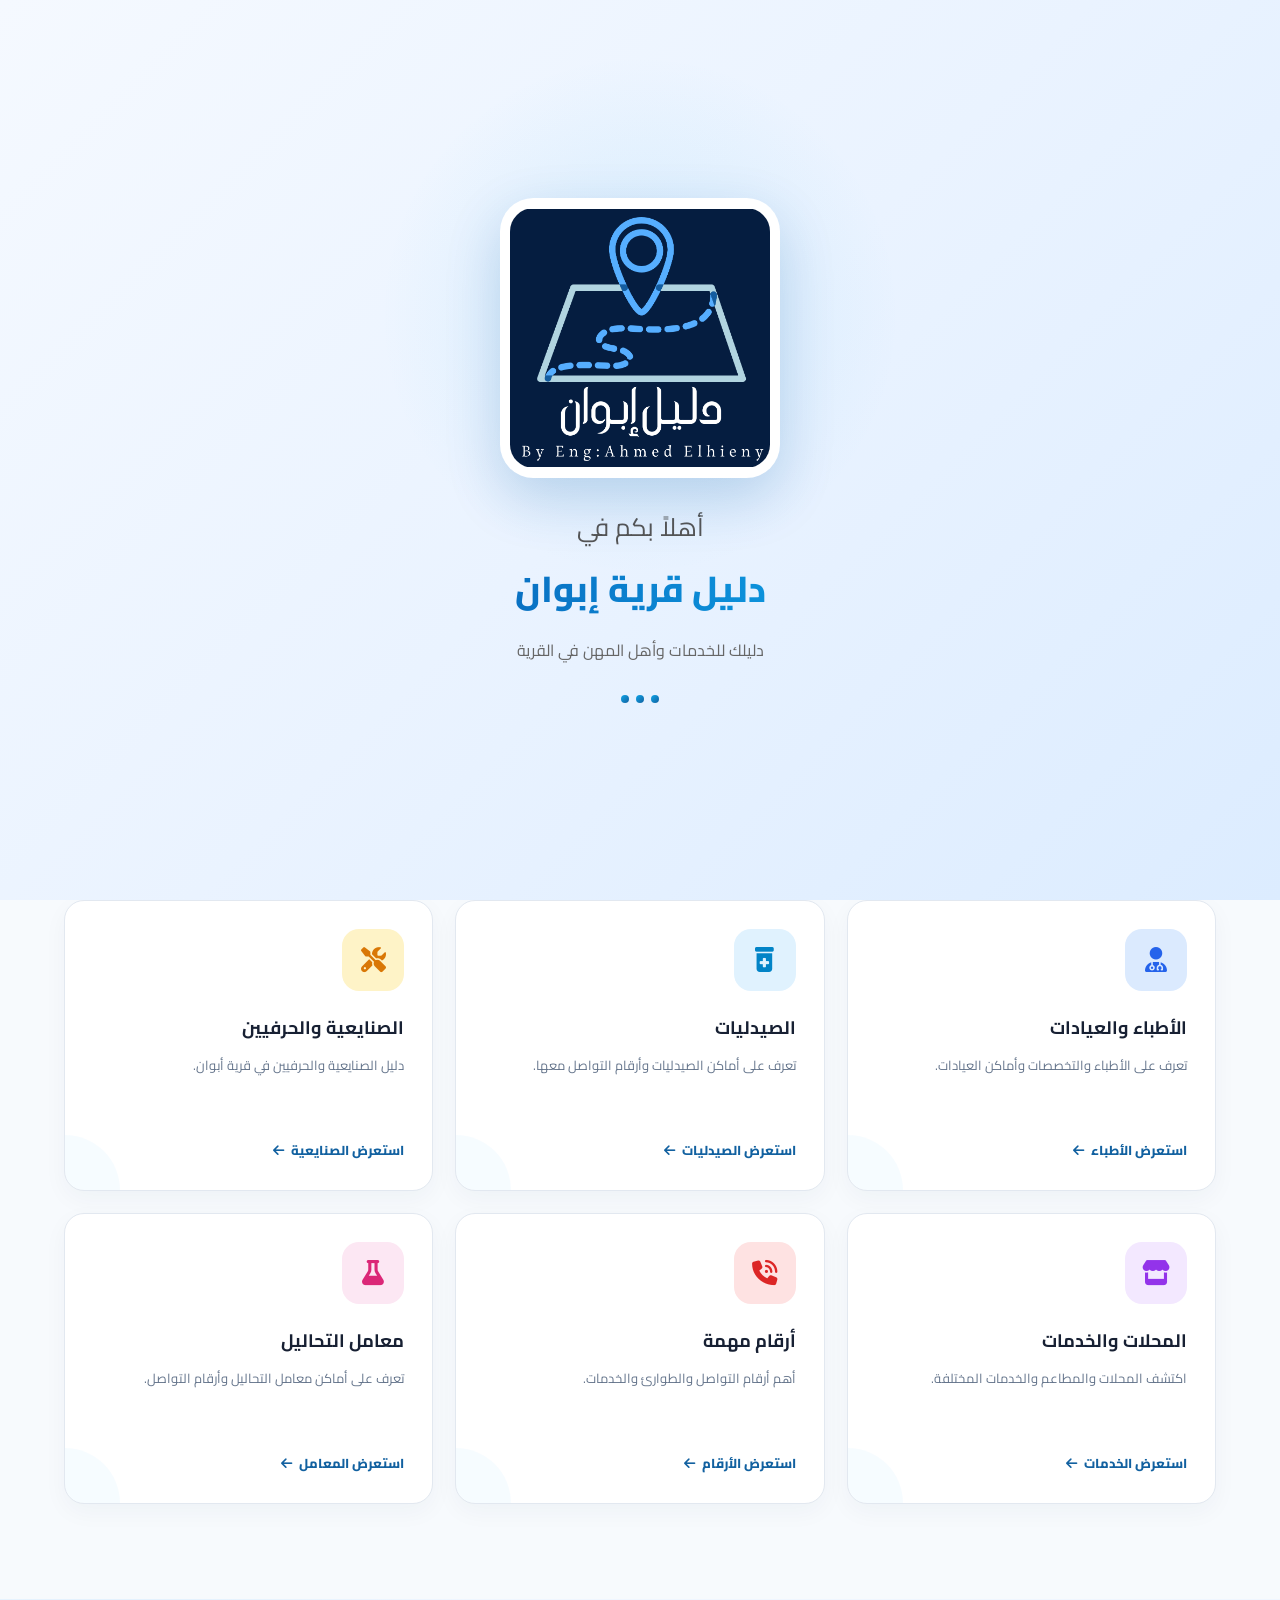
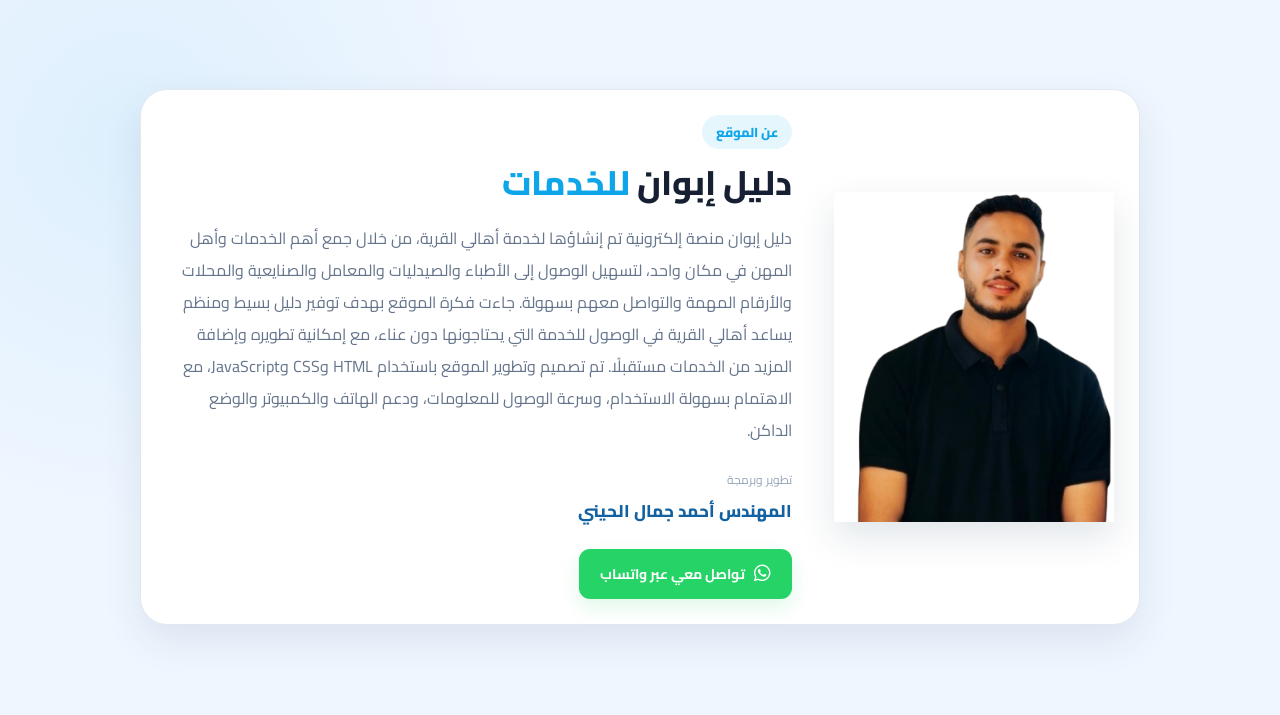
<file: index.html>
<!DOCTYPE html>
<html lang="ar" dir="rtl">

<head>
    <meta charset="UTF-8">
    <meta name="viewport" content="width=device-width, initial-scale=1.0">

   <title>دليل إبوان | دليل الخدمات</title>
<meta name="description" content="دليل إبوان للخدمات وأهل المهن في القرية، ويضم الأطباء والصيدليات والمعامل والصنايعية والمحلات والأرقام المهمة.">
<meta name="keywords" content="دليل إبوان, قرية إبوان, خدمات إبوان, أطباء إبوان, صيدليات إبوان, صنايعية إبوان, محلات إبوان">
<meta name="robots" content="index, follow">

    <link rel="stylesheet" href="style.css">

    <!-- Font Awesome -->
    <link rel="stylesheet"
        href="https://cdnjs.cloudflare.com/ajax/libs/font-awesome/6.5.1/css/all.min.css">
</head>

<body>

    <!-- ========================= -->
    <!-- Intro - دليل قرية أبوان -->
    <!-- ========================= -->

    <div id="siteIntro">

        <div class="intro-content">

            <img
                src="./دليل إبوان.png"
                alt="شعار دليل قرية أبوان"
                class="intro-logo"
            >

            <h1>أهلاً بكم في</h1>

            <h2>دليل قرية إبوان</h2>

            <p>
                دليلك للخدمات وأهل المهن في القرية
            </p>

            <div class="intro-loader">
                <span></span>
                <span></span>
                <span></span>
            </div>

        </div>

    </div>


    <!-- ========================= -->
    <!-- Intro Script -->
    <!-- ========================= -->

    <script>

        window.addEventListener("load", function () {

            const intro = document.getElementById("siteIntro");

            if (!intro) return;

            // هل المستخدم شاف الانترو قبل كده؟
            const introShown = localStorage.getItem("siteIntroShown");

            if (introShown === "true") {

                // إخفاء الانترو فورًا
                intro.classList.add("hide-intro");

            } else {

                // أول دخول فقط
                setTimeout(function () {

                    intro.classList.add("hide-intro");

                    // تسجيل إن الانترو اتعرض
                    localStorage.setItem("siteIntroShown", "true");

                }, 2500);

            }

        });

     
document.addEventListener("click", function (e) {

    const button = e.target.closest('a[href^="tel:"]');

    if (!button) return;

    const phone = button.getAttribute("href");

    if (!phone || phone === "tel:") return;

    const callLink = document.createElement("a");
    callLink.href = phone;
    callLink.style.display = "none";

    document.body.appendChild(callLink);
    callLink.click();

    setTimeout(function () {
        callLink.remove();
    }, 1000);

});
</script>

    


    <!-- ========================= -->
    <!-- Header -->
    <!-- ========================= -->

    <header>

        <div class="container navbar">

            <div class="logo">

                <img
                    src="./دليل إبوان.png"
                    alt="شعار قرية أبوان"
                    class="site-logo"
                >

                <div>
                    <h2>دليل إبوان</h2>
                    <span>دليل الخدمات</span>
                </div>

            </div>


            <!-- Navigation -->

            <nav id="mainNav">

                <a href="#home" class="active">
                    الرئيسية
                </a>

                <a href="#services">
                    الخدمات
                </a>

                <a href="#about">
                    عن الموقع
                </a>

            </nav>


            <!-- Hamburger -->

            <button
                class="menu-toggle"
                id="menuToggle"
                type="button"
                aria-label="فتح القائمة"
            >
                <i class="fa-solid fa-bars"></i>
            </button>


            <!-- Dark Mode -->

            <button
                class="theme-toggle"
                id="themeToggle"
                type="button"
                aria-label="تبديل الوضع"
            >
                <i class="fa-solid fa-moon"></i>
            </button>

        </div>

    </header>


    <!-- ========================= -->
    <!-- Hero Section -->
    <!-- ========================= -->

    <section class="hero" id="home">

        <div class="container hero-content">

            <div class="hero-text">

                <span class="welcome">

                    <i class="fa-solid fa-location-dot"></i>

                    أهلاً بك في أبوان

                </span>


                <h1>

                    كل خدمات <span>قرية إبوان</span>

                    في مكان واحد

                </h1>


                <p>

                    ابحث بسهولة عن الأطباء والصيدليات والصنايعية
                    والمحلات والخدمات المختلفة داخل القرية.

                </p>


                <!-- Search -->

                <div class="search-box">

                    <input
                        type="text"
                        id="searchInput"
                        placeholder="بتدور على إيه؟ دكتور، صيدلية، كهربائي..."
                    >

                    <button
                        id="searchBtn"
                        type="button"
                    >

                        <i class="fa-solid fa-magnifying-glass"></i>

                        بحث

                    </button>

                </div>

            </div>

        </div>

    </section>


    <!-- ========================= -->
    <!-- Services -->
    <!-- ========================= -->

    <section class="services" id="services">

        <div class="container">


            <div class="section-title">

                <span>
                    دليل الخدمات
                </span>

                <h2>
                    كل اللي محتاجه قريب منك
                </h2>

                <p>
                    اختر القسم الذي تبحث عنه للوصول للخدمات بسهولة.
                </p>

            </div>


            <div class="services-grid">


                <!-- ========================= -->
                <!-- Doctors -->
                <!-- ========================= -->

                <a
                    href="doctors.html"
                    class="service-link"
                >

                    <div
                        class="service-card"
                        data-search="دكتور أطباء عيادة"
                    >

                        <div class="service-icon doctor">

                            <i class="fa-solid fa-user-doctor"></i>

                        </div>

                        <h3>
                            الأطباء والعيادات
                        </h3>

                        <p>
                            تعرف على الأطباء والتخصصات وأماكن العيادات.
                        </p>

                        <span class="service-btn">

                            استعرض الأطباء

                            <i class="fa-solid fa-arrow-left"></i>

                        </span>

                    </div>

                </a>


                <!-- ========================= -->
                <!-- Pharmacies -->
                <!-- ========================= -->

                <a
                    href="pharmacies.html"
                    class="service-link"
                >

                    <div
                        class="service-card"
                        data-search="صيدلية صيدليات دواء علاج"
                    >

                        <div class="service-icon pharmacy">

                            <i class="fa-solid fa-prescription-bottle-medical"></i>

                        </div>

                        <h3>
                            الصيدليات
                        </h3>

                        <p>
                            تعرف على أماكن الصيدليات وأرقام التواصل معها.
                        </p>

                        <span class="service-btn">

                            استعرض الصيدليات

                            <i class="fa-solid fa-arrow-left"></i>

                        </span>

                    </div>

                </a>


                <!-- ========================= -->
                <!-- Workers -->
                <!-- ========================= -->

                <a
                    href="workers.html"
                    class="service-link"
                >

                    <div
                        class="service-card"
                        data-search="صنايعية حرفيين كهربائي سباك نجار نقاش حداد"
                    >

                        <div class="service-icon worker">

                            <i class="fa-solid fa-screwdriver-wrench"></i>

                        </div>

                        <h3>
                            الصنايعية والحرفيين
                        </h3>

                        <p>
                            دليل الصنايعية والحرفيين في قرية أبوان.
                        </p>

                        <span class="service-btn">

                            استعرض الصنايعية

                            <i class="fa-solid fa-arrow-left"></i>

                        </span>

                    </div>

                </a>


                <!-- ========================= -->
                <!-- Shops -->
                <!-- ========================= -->
<a href="shops.html" class="service-link">
    <div class="service-card" data-search="محلات مطاعم كافيه خدمات">

        <div class="service-icon shop">
            <i class="fa-solid fa-store"></i>
        </div>

        <h3>المحلات والخدمات</h3>

        <p>
            اكتشف المحلات والمطاعم والخدمات المختلفة.
        </p>

        <span class="service-btn">
            استعرض الخدمات
            <i class="fa-solid fa-arrow-left"></i>
        </span>

    </div>
</a>


<a href="numbers.html" class="service-link">
    <div class="service-card" data-search="رقم تليفون طوارئ">

        <div class="service-icon phone">
            <i class="fa-solid fa-phone-volume"></i>
        </div>

        <h3>أرقام مهمة</h3>

        <p>
            أهم أرقام التواصل والطوارئ والخدمات.
        </p>

        <span class="service-btn">
            استعرض الأرقام
            <i class="fa-solid fa-arrow-left"></i>
        </span>

    </div>
</a>


                <!-- ========================= -->
                <!-- Laboratories -->
                <!-- ========================= -->

                <a
                    href="laboratories.html"
                    class="service-link"
                >

                    <div
                        class="service-card"
                        data-search="معمل معامل تحاليل تحليل دم"
                    >

                        <div class="service-icon laboratory">

                            <i class="fa-solid fa-flask"></i>

                        </div>

                        <h3>
                            معامل التحاليل
                        </h3>

                        <p>
                            تعرف على أماكن معامل التحاليل وأرقام التواصل.
                        </p>

                        <span class="service-btn">

                            استعرض المعامل

                            <i class="fa-solid fa-arrow-left"></i>

                        </span>

                    </div>

                </a>


            </div>

        </div>

    </section>


    <!-- ========================= -->
    <!-- About -->
    <!-- ========================= -->

    <section class="about" id="about">

        <div class="container">

            <div class="about-card">


                <!-- Developer Image -->

                <div class="developer-image">

                    <img
                        src="./جيكا.png"
                        alt="المهندس أحمد جمال الحيني"
                    >

                </div>


                <!-- About Text -->

                <div class="about-text">

                    <span class="about-badge">
                        عن الموقع
                    </span>


                    <h2>
                        دليل إبوان <span>للخدمات</span>
                    </h2>


                    <p>

                       دليل إبوان منصة إلكترونية تم إنشاؤها لخدمة أهالي القرية، من خلال جمع أهم الخدمات وأهل المهن في مكان واحد، لتسهيل الوصول إلى الأطباء والصيدليات والمعامل والصنايعية والمحلات والأرقام المهمة والتواصل معهم بسهولة.

جاءت فكرة الموقع بهدف توفير دليل بسيط ومنظم يساعد أهالي القرية في الوصول للخدمة التي يحتاجونها دون عناء، مع إمكانية تطويره وإضافة المزيد من الخدمات مستقبلًا.

تم تصميم وتطوير الموقع باستخدام HTML وCSS وJavaScript، مع الاهتمام بسهولة الاستخدام، وسرعة الوصول للمعلومات، ودعم الهاتف والكمبيوتر والوضع الداكن.
                    </p>


                    <div class="developer-name">

                        <span>
                            تطوير وبرمجة
                        </span>

                        <strong>
                            المهندس أحمد جمال الحيني
                        </strong>

                    </div>


                    <!-- WhatsApp -->

                    <a
                        href="https://wa.me/201553636091"
                        class="whatsapp-btn"
                        target="_blank"
                        rel="noopener"
                    >

                        <i class="fa-brands fa-whatsapp"></i>

                        تواصل معي عبر واتساب

                    </a>

                </div>

            </div>

        </div>

    </section>


    <!-- ========================= -->
    <!-- Main JavaScript -->
    <!-- ========================= -->

    <script src="script.js"></script>

</body>

</html>
</file>
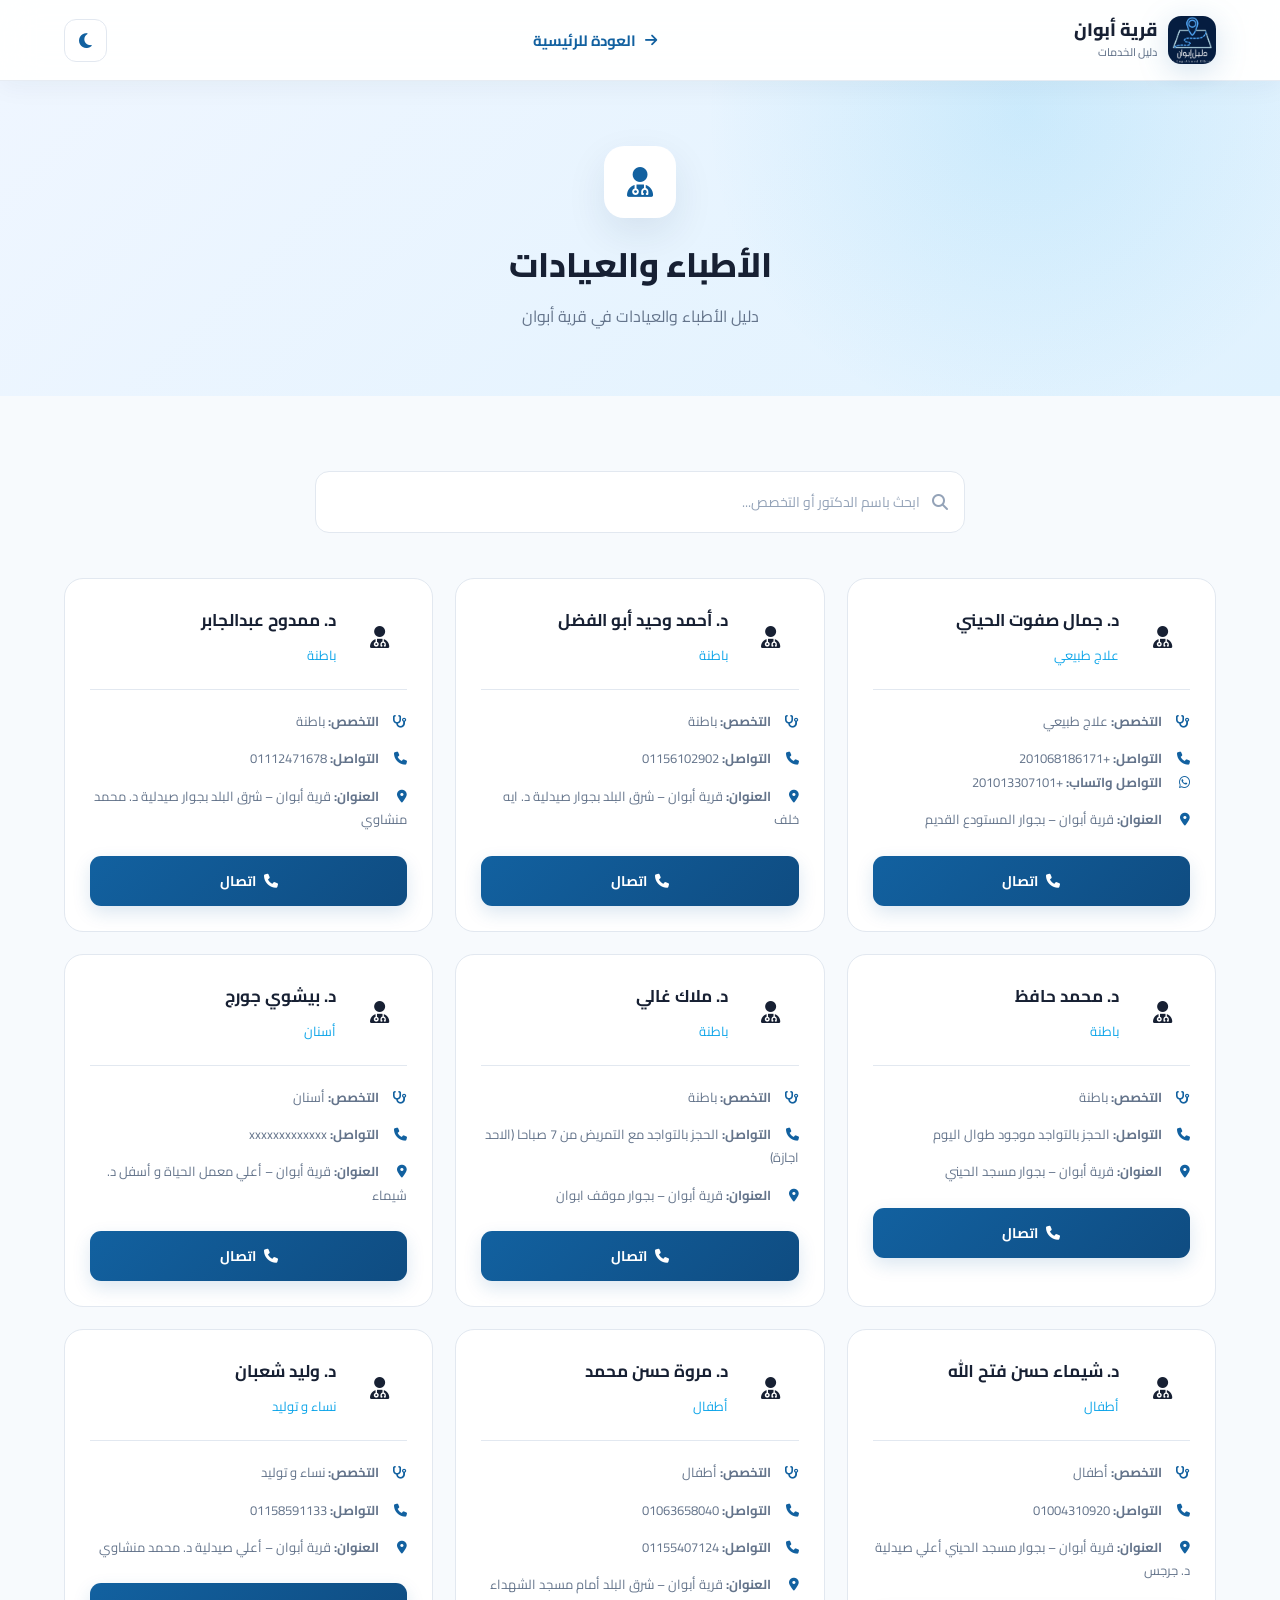
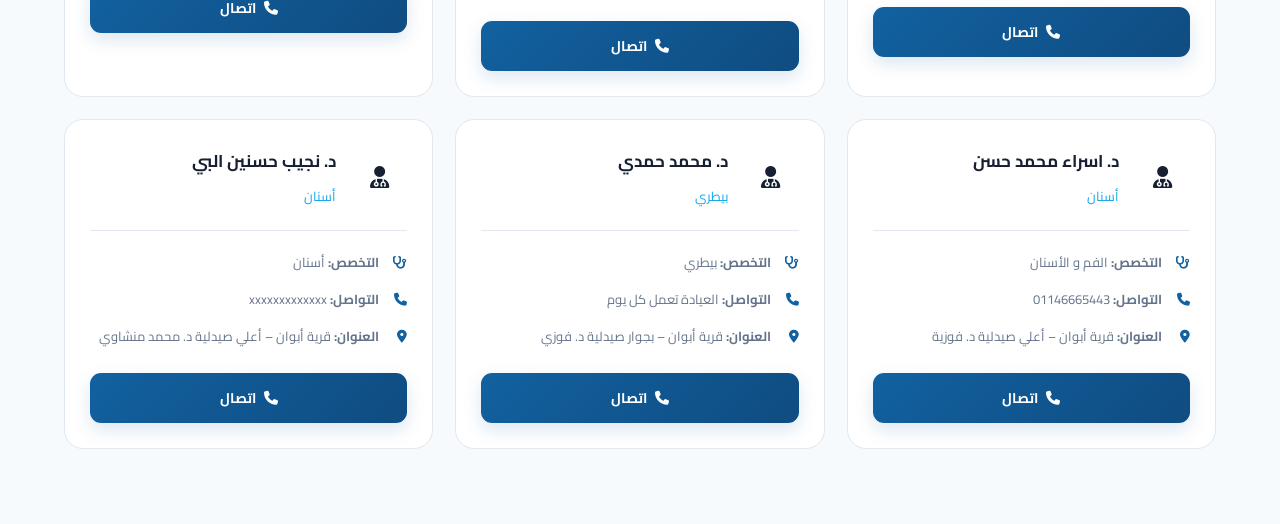
<file: doctors.html>
<!DOCTYPE html>
<html lang="ar" dir="rtl">

<head>

    <meta charset="UTF-8">

    <meta
        name="viewport"
        content="width=device-width, initial-scale=1.0"
    >

    <title>الأطباء والعيادات | قرية أبوان</title>

    <link rel="stylesheet" href="style.css">

    <link
        rel="stylesheet"
        href="https://cdnjs.cloudflare.com/ajax/libs/font-awesome/6.5.1/css/all.min.css"
    >

</head>

<body>


    <!-- Header -->

    <header>

        <div class="container navbar">

             <div class="logo">
            <img src="./دليل إبوان.png" alt="شعار قرية أبوان" class="site-logo">

            
                <div>

                    <h2>قرية أبوان</h2>

                    <span>دليل الخدمات</span>

                </div>

            </div>


            <a href="index.html" class="back-home">

                <i class="fa-solid fa-arrow-right"></i>

                العودة للرئيسية

            </a>

        </div>

    </header>



    <!-- Page Header -->

    <section class="page-header">

        <div class="container">

            <div class="page-icon doctor">

                <i class="fa-solid fa-user-doctor"></i>

            </div>

            <h1>الأطباء والعيادات</h1>

            <p>
                دليل الأطباء والعيادات في قرية أبوان
            </p>

        </div>

    </section>



    <!-- Doctors -->

    <section class="directory">

        <div class="container">


            <div class="directory-search">

                <i class="fa-solid fa-magnifying-glass"></i>

                <input
                    type="text"
                    id="doctorSearch"
                    placeholder="ابحث باسم الدكتور أو التخصص..."
                >

            </div>



            <div class="directory-grid" id="doctorsList">


                <!-- Doctor 1 -->

                <div
                    class="directory-card"
                    data-search="أحمد محمد باطنة"
                >

                    <div class="card-top">

                        <div class="person-icon doctor">

                            <i class="fa-solid fa-user-doctor"></i>

                        </div>

                        <div>

                            <h3>د. جمال صفوت الحيني</h3>

                            <span>علاج طبيعي</span>

                        </div>

                    </div>


                    <div class="card-info">

                        <p>

                            <i class="fa-solid fa-stethoscope"></i>

                            <strong>التخصص:</strong>

                           علاج طبيعي

                        </p>


                        <p>

                            <i class="fa-solid fa-phone"></i>

                            <strong>التواصل:</strong>

                           +201068186171
                           <br>
                           <i class="fa-brands fa-whatsapp"></i>
                            <strong>التواصل واتساب:</strong>

                            +201013307101

                        </p>


                        <p>

                            <i class="fa-solid fa-location-dot"></i>

                            <strong>العنوان:</strong>

                            قرية أبوان – بجوار المستودع القديم

                        </p>

                    </div>


                    <a
                        href="tel:+201068186171"
                        class="call-btn"
                    >

                        <i class="fa-solid fa-phone"></i>

                        اتصال

                    </a>

                </div>



                <!-- Doctor 2 -->

                <div
                    class="directory-card"
                    data-search="محمد علي أطفال"
                >

                    <div class="card-top">

                        <div class="person-icon doctor">

                            <i class="fa-solid fa-user-doctor"></i>

                        </div>

                        <div>

                            <h3> د. أحمد وحيد أبو الفضل</h3>

                            <span>باطنة</span>

                        </div>

                    </div>


                    <div class="card-info">

                        <p>

                            <i class="fa-solid fa-stethoscope"></i>

                            <strong>التخصص:</strong>

                            باطنة

                        </p>


                        <p>

                            <i class="fa-solid fa-phone"></i>

                            <strong>التواصل:</strong>

                            01156102902

                        </p>


                        <p>

                            <i class="fa-solid fa-location-dot"></i>

                            <strong>العنوان:</strong>

                            قرية أبوان – شرق البلد بجوار صيدلية د. ايه خلف 

                        </p>

                    </div>


                    <a
                        href="tel:+201156102902"
                        class="call-btn"
                    >

                        <i class="fa-solid fa-phone"></i>

                        اتصال

                    </a>

                </div>


                
                <!-- Doctor 3 -->

                <div
                    class="directory-card"
                    data-search="محمد علي أطفال"
                >

                    <div class="card-top">

                        <div class="person-icon doctor">

                            <i class="fa-solid fa-user-doctor"></i>

                        </div>

                        <div>

                            <h3>د. ممدوح عبدالجابر </h3>

                            <span>باطنة</span>

                        </div>

                    </div>


                    <div class="card-info">

                        <p>

                            <i class="fa-solid fa-stethoscope"></i>

                            <strong>التخصص:</strong>

                            باطنة

                        </p>


                        <p>

                            <i class="fa-solid fa-phone"></i>

                            <strong>التواصل:</strong>

                            01112471678

                        </p>


                        <p>

                            <i class="fa-solid fa-location-dot"></i>

                            <strong>العنوان:</strong>

                            قرية أبوان – شرق البلد بجوار صيدلية د. محمد منشاوي 

                        </p>

                    </div>


                    <a
                        href="tel:+201112471678"
                        class="call-btn"
                    >

                        <i class="fa-solid fa-phone"></i>

                        اتصال

                    </a>

                </div>
                <!-- Doctor 4 -->

                <div
                    class="directory-card"
                    data-search="محمد علي أطفال"
                >

                    <div class="card-top">

                        <div class="person-icon doctor">

                            <i class="fa-solid fa-user-doctor"></i>

                        </div>

                        <div>

                            <h3>د.  محمد حافظ</h3>

                            <span>باطنة</span>

                        </div>

                    </div>


                    <div class="card-info">

                        <p>

                            <i class="fa-solid fa-stethoscope"></i>

                            <strong>التخصص:</strong>

                            باطنة

                        </p>


                        <p>

                            <i class="fa-solid fa-phone"></i>

                            <strong>التواصل:</strong>

                            الحجز بالتواجد موجود طوال اليوم

                        </p>


                        <p>

                            <i class="fa-solid fa-location-dot"></i>

                            <strong>العنوان:</strong>

                            قرية أبوان –  بجوار مسجد الحيني

                        </p>

                    </div>


                    <a
                        href="tel:"
                        class="call-btn"
                    >

                        <i class="fa-solid fa-phone"></i>

                        اتصال

                    </a>

                </div>

                <!-- Doctor 5 -->

                <div
                    class="directory-card"
                    data-search="محمد علي أطفال"
                >

                    <div class="card-top">

                        <div class="person-icon doctor">

                            <i class="fa-solid fa-user-doctor"></i>

                        </div>

                        <div>

                            <h3>د. ملاك غالي</h3>

                            <span>باطنة</span>

                        </div>

                    </div>


                    <div class="card-info">

                        <p>

                            <i class="fa-solid fa-stethoscope"></i>

                            <strong>التخصص:</strong>

                            باطنة

                        </p>


                        <p>

                            <i class="fa-solid fa-phone"></i>

                            <strong>التواصل:</strong>

                            الحجز بالتواجد مع التمريض من 7 صباحا (الاحد اجازة)

                        </p>


                        <p>

                            <i class="fa-solid fa-location-dot"></i>

                            <strong>العنوان:</strong>

                            قرية أبوان –  بجوار موقف ابوان
                        </p>

                    </div>


                    <a
                        href="tel:"
                        class="call-btn"
                    >

                        <i class="fa-solid fa-phone"></i>

                        اتصال

                    </a>

                </div>
                <!-- Doctor 6 -->

                <div
                    class="directory-card"
                    data-search="محمد علي أطفال"
                >

                    <div class="card-top">

                        <div class="person-icon doctor">

                            <i class="fa-solid fa-user-doctor"></i>

                        </div>

                        <div>

                            <h3>د. بيشوي جورج</h3>

                            <span>أسنان</span>

                        </div>

                    </div>


                    <div class="card-info">

                        <p>

                            <i class="fa-solid fa-stethoscope"></i>

                            <strong>التخصص:</strong>

                            أسنان

                        </p>


                        <p>

                            <i class="fa-solid fa-phone"></i>

                            <strong>التواصل:</strong>

                             xxxxxxxxxxxxx

                        </p>



                        <p>

                            <i class="fa-solid fa-location-dot"></i>

                            <strong>العنوان:</strong>

                            قرية أبوان – أعلي معمل الحياة و أسفل د. شيماء  
                        </p>

                    </div>


                    <a
                        href="tel:+201155407124"
                        class="call-btn"
                    >

                        <i class="fa-solid fa-phone"></i>

                        اتصال

                    </a>

                </div>
                <!-- Doctor 7 -->

                <div
                    class="directory-card"
                    data-search="محمد علي أطفال"
                >

                    <div class="card-top">

                        <div class="person-icon doctor">

                            <i class="fa-solid fa-user-doctor"></i>

                        </div>

                        <div>

                            <h3>د. شيماء حسن فتح الله </h3>

                            <span>أطفال</span>

                        </div>

                    </div>


                    <div class="card-info">

                        <p>

                            <i class="fa-solid fa-stethoscope"></i>

                            <strong>التخصص:</strong>

                            أطفال

                        </p>


                        <p>

                            <i class="fa-solid fa-phone"></i>

                            <strong>التواصل:</strong>

                             01004310920

                        </p>

                

                        <p>

                            <i class="fa-solid fa-location-dot"></i>

                            <strong>العنوان:</strong>

                            قرية أبوان –  بجوار مسجد الحيني أعلي صيدلية د. جرجس   
                        </p>

                    </div>


                    <a
                        href="tel:+201004310920"
                        class="call-btn"
                    >

                        <i class="fa-solid fa-phone"></i>

                        اتصال

                    </a>

                </div>
                <!-- Doctor 6 -->

                <div
                    class="directory-card"
                    data-search="محمد علي أطفال"
                >

                    <div class="card-top">

                        <div class="person-icon doctor">

                            <i class="fa-solid fa-user-doctor"></i>

                        </div>

                        <div>

                            <h3>د. مروة حسن محمد</h3>

                            <span>أطفال</span>

                        </div>

                    </div>


                    <div class="card-info">

                        <p>

                            <i class="fa-solid fa-stethoscope"></i>

                            <strong>التخصص:</strong>

                            أطفال

                        </p>


                        <p>

                            <i class="fa-solid fa-phone"></i>

                            <strong>التواصل:</strong>

                             01063658040

                        </p>

                        <p>

                            <i class="fa-solid fa-phone"></i>

                            <strong>التواصل:</strong>

                             01155407124

                        </p>


                        <p>

                            <i class="fa-solid fa-location-dot"></i>

                            <strong>العنوان:</strong>

                            قرية أبوان – شرق البلد أمام مسجد الشهداء  
                        </p>

                    </div>


                    <a
                        href="tel:+201155407124"
                        class="call-btn"
                    >

                        <i class="fa-solid fa-phone"></i>

                        اتصال

                    </a>

                </div>
                <!-- Doctor 8 -->

                <div
                    class="directory-card"
                    data-search="محمد علي أطفال"
                >

                    <div class="card-top">

                        <div class="person-icon doctor">

                            <i class="fa-solid fa-user-doctor"></i>

                        </div>

                        <div>

                            <h3>د. وليد شعبان </h3>

                            <span>نساء و توليد</span>

                        </div>

                    </div>


                    <div class="card-info">

                        <p>

                            <i class="fa-solid fa-stethoscope"></i>

                            <strong>التخصص:</strong>

                            نساء و توليد

                        </p>


                        <p>

                            <i class="fa-solid fa-phone"></i>

                            <strong>التواصل:</strong>

                             01158591133

                        </p>

                

                        <p>

                            <i class="fa-solid fa-location-dot"></i>

                            <strong>العنوان:</strong>

                            قرية أبوان –  أعلي صيدلية د. محمد منشاوي   
                        </p>

                    </div>


                    <a
                        href="tel:+201158591133"
                        class="call-btn"
                    >

                        <i class="fa-solid fa-phone"></i>

                        اتصال

                    </a>

                </div>
                <!-- Doctor 9 -->

                <div
                    class="directory-card"
                    data-search="محمد علي أطفال"
                >

                    <div class="card-top">

                        <div class="person-icon doctor">

                            <i class="fa-solid fa-user-doctor"></i>

                        </div>

                        <div>

                            <h3>د. اسراء محمد حسن  </h3>

                            <span>أسنان</span>

                        </div>

                    </div>


                    <div class="card-info">

                        <p>

                            <i class="fa-solid fa-stethoscope"></i>

                            <strong>التخصص:</strong>

                           الفم و الأسنان

                        </p>


                        <p>

                            <i class="fa-solid fa-phone"></i>

                            <strong>التواصل:</strong>

                             01146665443

                        </p>

                

                        <p>

                            <i class="fa-solid fa-location-dot"></i>

                            <strong>العنوان:</strong>

                         قرية أبوان – أعلي صيدلية د. فوزية
                        </p>

                    </div>


                    <a
                        href="tel:+201146665443"
                        class="call-btn"
                    >

                        <i class="fa-solid fa-phone"></i>

                        اتصال

                    </a>

                </div>
                <!-- Doctor 10-->

                <div
                    class="directory-card"
                    data-search="محمد علي أطفال"
                >

                    <div class="card-top">

                        <div class="person-icon doctor">

                            <i class="fa-solid fa-user-doctor"></i>

                        </div>

                        <div>

                            <h3>د. محمد حمدي</h3>

                            <span>بيطري</span>

                        </div>

                    </div>


                    <div class="card-info">

                        <p>

                            <i class="fa-solid fa-stethoscope"></i>

                            <strong>التخصص:</strong>

                         بيطري

                        </p>


                        <p>

                            <i class="fa-solid fa-phone"></i>

                            <strong>التواصل:</strong>

                             العيادة تعمل كل يوم 

                        </p>

                

                        <p>

                            <i class="fa-solid fa-location-dot"></i>

                            <strong>العنوان:</strong>

                         قرية أبوان – بجوار صيدلية د. فوزي
                        </p>

                    </div>


                    <a
                        href="tel:"
                        class="call-btn"
                    >

                        <i class="fa-solid fa-phone"></i>

                        اتصال

                    </a>

                </div>
                <!-- Doctor 10-->

                <div
                    class="directory-card"
                    data-search="محمد علي أطفال"
                >

                    <div class="card-top">

                        <div class="person-icon doctor">

                            <i class="fa-solid fa-user-doctor"></i>

                        </div>

                        <div>

                            <h3>د. نجيب حسنين البي </h3>

                            <span>أسنان</span>

                        </div>

                    </div>


                    <div class="card-info">

                        <p>

                            <i class="fa-solid fa-stethoscope"></i>

                            <strong>التخصص:</strong>

                         أسنان

                        </p>


                        <p>

                            <i class="fa-solid fa-phone"></i>

                            <strong>التواصل:</strong>

                             xxxxxxxxxxxxx 
                        </p>

                

                        <p>

                            <i class="fa-solid fa-location-dot"></i>

                            <strong>العنوان:</strong>

                         قرية أبوان – أعلي صيدلية د. محمد منشاوي
                        </p>

                    </div>


                    <a
                        href="tel:"
                        class="call-btn"
                    >

                        <i class="fa-solid fa-phone"></i>

                        اتصال

                    </a>

                </div>
            </div>

        </div>

    </section>


    <script src="script.js"></script>
    <script src="doctors.js"></script>

</body>

</html>
</file>
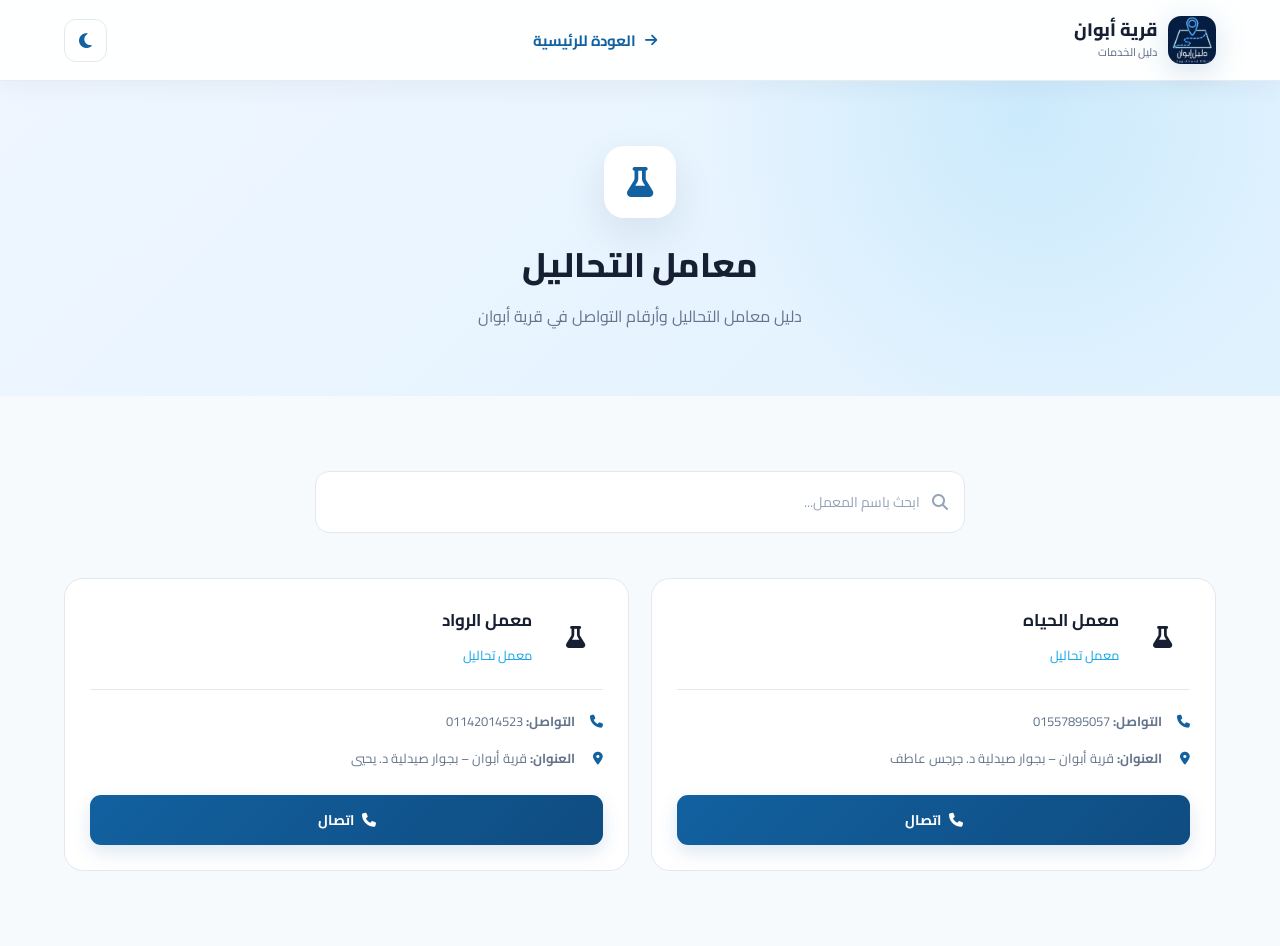
<file: laboratories.html>
<!DOCTYPE html>
<html lang="ar" dir="rtl">

<head>

    <meta charset="UTF-8">

    <meta name="viewport" content="width=device-width, initial-scale=1.0">

    <title>معامل التحاليل | قرية أبوان</title>

    <link rel="stylesheet" href="style.css">

    <link
        rel="stylesheet"
        href="https://cdnjs.cloudflare.com/ajax/libs/font-awesome/6.5.1/css/all.min.css"
    >

</head>

<body>

    <!-- Header -->

    <header>

        <div class="container navbar">
  <div class="logo">
            <img src="./دليل إبوان.png" alt="شعار قرية أبوان" class="site-logo">

                <div>
                    <h2>قرية أبوان</h2>
                    <span>دليل الخدمات</span>
                </div>

            </div>

            <a href="index.html" class="back-home">

                <i class="fa-solid fa-arrow-right"></i>

                العودة للرئيسية

            </a>

        </div>

    </header>


    <!-- عنوان الصفحة -->

    <section class="page-header">

        <div class="container">

            <div class="page-icon laboratory">

                <i class="fa-solid fa-flask"></i>

            </div>

            <h1>معامل التحاليل</h1>

            <p>
                دليل معامل التحاليل وأرقام التواصل في قرية أبوان
            </p>

        </div>

    </section>


    <!-- المعامل -->

    <section class="directory">

        <div class="container">

            <!-- البحث -->

            <div class="directory-search">

                <i class="fa-solid fa-magnifying-glass"></i>

                <input
                    type="text"
                    id="laboratorySearch"
                    placeholder="ابحث باسم المعمل..."
                >

            </div>


            <!-- قائمة المعامل -->

            <div class="directory-grid">


                <!-- معمل 1 -->

                <div
                    class="directory-card laboratory-card"
                    data-search="اسم المعمل تحاليل"
                >

                    <div class="card-top">

                        <div class="person-icon laboratory">

                            <i class="fa-solid fa-flask"></i>

                        </div>

                        <div>

                            <h3>معمل الحياه</h3>

                            <span>معمل تحاليل</span>

                        </div>

                    </div>


                    <div class="card-info">

                        <p>

                            <i class="fa-solid fa-phone"></i>

                            <strong>التواصل:</strong>

                            01557895057

                        </p>


                        <p>

                            <i class="fa-solid fa-location-dot"></i>

                            <strong>العنوان:</strong>

                            قرية أبوان – بجوار صيدلية د. جرجس عاطف

                        </p>

                    </div>


                    <a
                        href="tel:+201221247981"
                        class="call-btn"
                    >

                        <i class="fa-solid fa-phone"></i>

                        اتصال

                    </a>

                </div>


                <!-- معمل 2 -->

                <div
                    class="directory-card laboratory-card"
                    data-search="معمل آخر تحاليل"
                >

                    <div class="card-top">

                        <div class="person-icon laboratory">

                            <i class="fa-solid fa-flask"></i>

                        </div>

                        <div>

                            <h3>معمل الرواد</h3>

                            <span>معمل تحاليل</span>

                        </div>

                    </div>


                    <div class="card-info">

                        <p>

                            <i class="fa-solid fa-phone"></i>

                            <strong>التواصل:</strong>

                            01142014523

                        </p>


                        <p>

                            <i class="fa-solid fa-location-dot"></i>

                            <strong>العنوان:</strong>

                            قرية أبوان – بجوار صيدلية د. يحيي

                        </p>

                    </div>


                    <a
                        href="tel:+201142014523"
                        class="call-btn"
                    >

                        <i class="fa-solid fa-phone"></i>

                        اتصال

                    </a>

                </div>

            </div>

        </div>

    </section>


    <script src="script.js"></script>
    <script src="laboratories.js"></script>

</body>

</html>
</file>
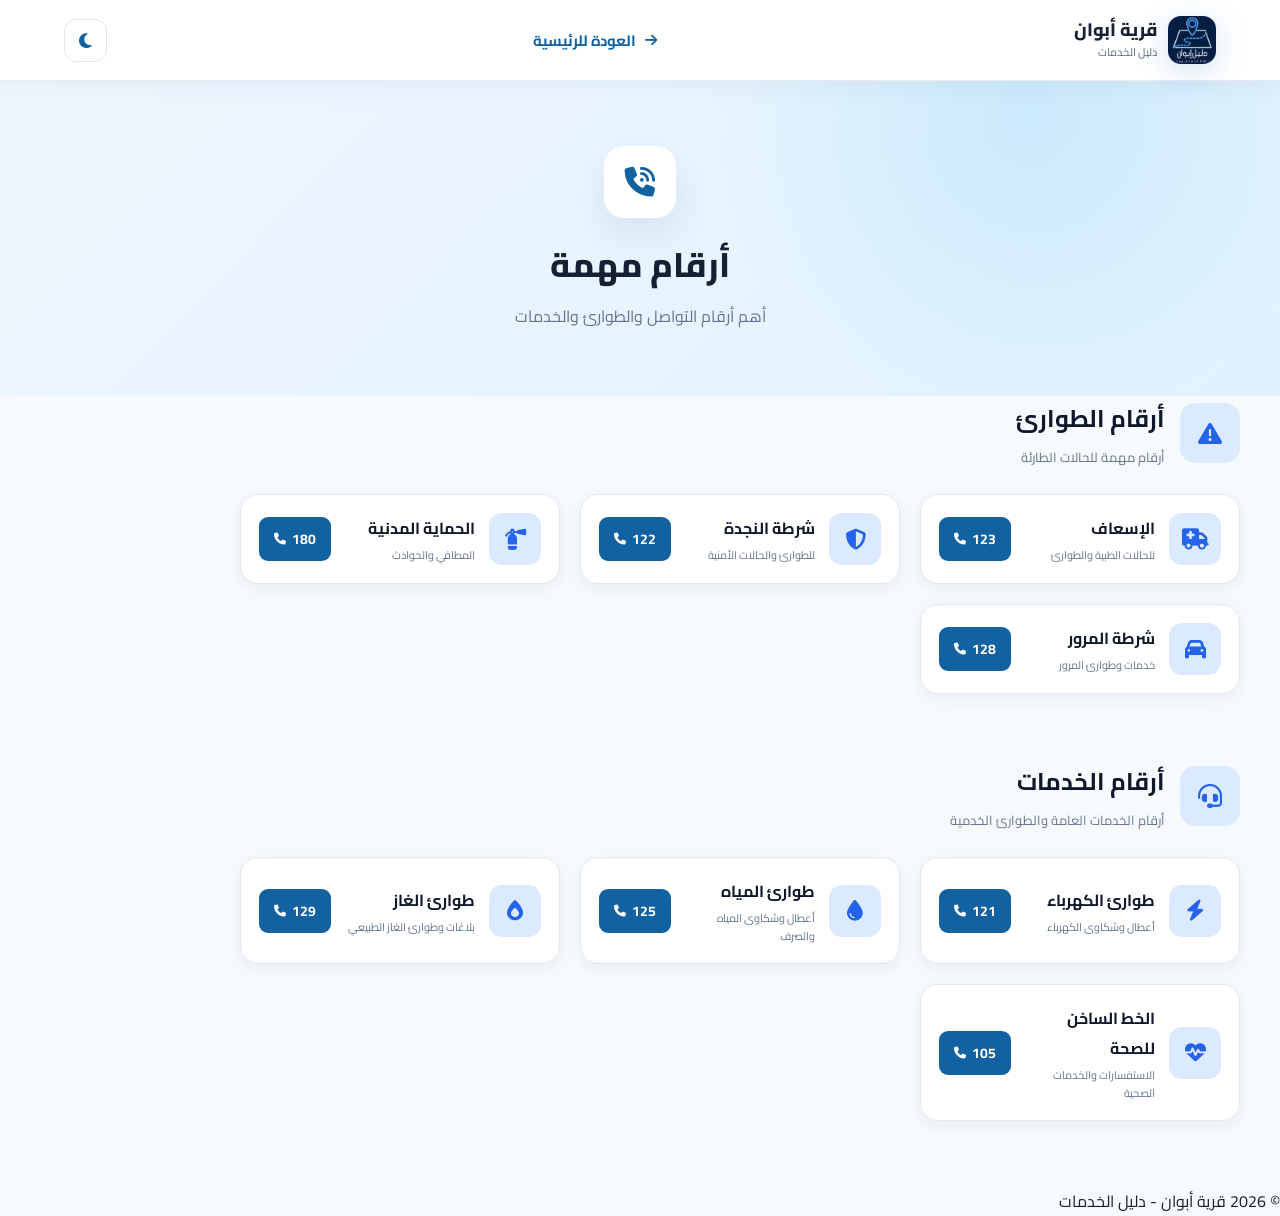
<file: numbers.html>
<!DOCTYPE html>
<html lang="ar" dir="rtl">

<head>
    <meta charset="UTF-8">
    <meta name="viewport" content="width=device-width, initial-scale=1.0">

    <title>أرقام مهمة - قرية أبوان</title>

    <!-- Cairo -->
    <link rel="preconnect" href="https://fonts.googleapis.com">
    <link rel="preconnect" href="https://fonts.gstatic.com" crossorigin>

    <link
        href="https://fonts.googleapis.com/css2?family=Cairo:wght@400;500;600;700;800&display=swap"
        rel="stylesheet"
    >

    <!-- Font Awesome -->
    <link
        rel="stylesheet"
        href="https://cdnjs.cloudflare.com/ajax/libs/font-awesome/6.5.2/css/all.min.css"
    >

    <!-- ملفات المشروع -->
    <link rel="stylesheet" href="style.css">
    <link rel="stylesheet" href="numbers.css">
</head>

<body>

   <header>

        <div class="container navbar">

             <div class="logo">
            <img src="./دليل إبوان.png" alt="شعار قرية أبوان" class="site-logo">
                <div>

                    <h2>قرية أبوان</h2>

                    <span>دليل الخدمات</span>

                </div>

            </div>


            <a href="index.html" class="back-home">

                <i class="fa-solid fa-arrow-right"></i>

                العودة للرئيسية

            </a>

        </div>

    </header>



    <!-- عنوان الصفحة -->
    <section class="page-header">

        <div class="container">

            <div class="page-icon">
                <i class="fa-solid fa-phone-volume"></i>
            </div>

            <h1>أرقام مهمة</h1>

            <p>
                أهم أرقام التواصل والطوارئ والخدمات
            </p>

        </div>

    </section>


    <!-- المحتوى -->
    <main class="container numbers-container">

        <!-- الطوارئ -->
        <section class="numbers-section">

            <div class="numbers-title">

                <div class="numbers-title-icon emergency-icon">
                    <i class="fa-solid fa-triangle-exclamation"></i>
                </div>

                <div>
                    <h2>أرقام الطوارئ</h2>
                    <p>أرقام مهمة للحالات الطارئة</p>
                </div>

            </div>


            <div class="numbers-grid">

                <!-- الإسعاف -->
                <div class="number-card">

                    <div class="number-icon ambulance">
                        <i class="fa-solid fa-truck-medical"></i>
                    </div>

                    <div class="number-content">
                        <h3>الإسعاف</h3>
                        <span>للحالات الطبية والطوارئ</span>
                    </div>

                    <a href="tel:123" class="number-call">
                        <strong>123</strong>
                        <i class="fa-solid fa-phone"></i>
                    </a>

                </div>


                <!-- الشرطة -->
                <div class="number-card">

                    <div class="number-icon police">
                        <i class="fa-solid fa-shield-halved"></i>
                    </div>

                    <div class="number-content">
                        <h3>شرطة النجدة</h3>
                        <span>للطوارئ والحالات الأمنية</span>
                    </div>

                    <a href="tel:122" class="number-call">
                        <strong>122</strong>
                        <i class="fa-solid fa-phone"></i>
                    </a>

                </div>


                <!-- المطافي -->
                <div class="number-card">

                    <div class="number-icon fire">
                        <i class="fa-solid fa-fire-extinguisher"></i>
                    </div>

                    <div class="number-content">
                        <h3>الحماية المدنية</h3>
                        <span>المطافي والحوادث</span>
                    </div>

                    <a href="tel:180" class="number-call">
                        <strong>180</strong>
                        <i class="fa-solid fa-phone"></i>
                    </a>

                </div>


                <!-- المرور -->
                <div class="number-card">

                    <div class="number-icon traffic">
                        <i class="fa-solid fa-car"></i>
                    </div>

                    <div class="number-content">
                        <h3>شرطة المرور</h3>
                        <span>خدمات وطوارئ المرور</span>
                    </div>

                    <a href="tel:128" class="number-call">
                        <strong>128</strong>
                        <i class="fa-solid fa-phone"></i>
                    </a>

                </div>

            </div>

        </section>


        <!-- الخدمات -->
        <section class="numbers-section">

            <div class="numbers-title">

                <div class="numbers-title-icon services-icon">
                    <i class="fa-solid fa-headset"></i>
                </div>

                <div>
                    <h2>أرقام الخدمات</h2>
                    <p>أرقام الخدمات العامة والطوارئ الخدمية</p>
                </div>

            </div>


            <div class="numbers-grid">

                <!-- الكهرباء -->
                <div class="number-card">

                    <div class="number-icon electricity">
                        <i class="fa-solid fa-bolt"></i>
                    </div>

                    <div class="number-content">
                        <h3>طوارئ الكهرباء</h3>
                        <span>أعطال وشكاوى الكهرباء</span>
                    </div>

                    <a href="tel:121" class="number-call">
                        <strong>121</strong>
                        <i class="fa-solid fa-phone"></i>
                    </a>

                </div>


                <!-- المياه -->
                <div class="number-card">

                    <div class="number-icon water">
                        <i class="fa-solid fa-droplet"></i>
                    </div>

                    <div class="number-content">
                        <h3>طوارئ المياه</h3>
                        <span>أعطال وشكاوى المياه والصرف</span>
                    </div>

                    <a href="tel:125" class="number-call">
                        <strong>125</strong>
                        <i class="fa-solid fa-phone"></i>
                    </a>

                </div>


                <!-- الغاز -->
                <div class="number-card">

                    <div class="number-icon gas">
                        <i class="fa-solid fa-fire-flame-simple"></i>
                    </div>

                    <div class="number-content">
                        <h3>طوارئ الغاز</h3>
                        <span>بلاغات وطوارئ الغاز الطبيعي</span>
                    </div>

                    <a href="tel:129" class="number-call">
                        <strong>129</strong>
                        <i class="fa-solid fa-phone"></i>
                    </a>

                </div>


                <!-- الصحة -->
                <div class="number-card">

                    <div class="number-icon health">
                        <i class="fa-solid fa-heart-pulse"></i>
                    </div>

                    <div class="number-content">
                        <h3>الخط الساخن للصحة</h3>
                        <span>الاستفسارات والخدمات الصحية</span>
                    </div>

                    <a href="tel:105" class="number-call">
                        <strong>105</strong>
                        <i class="fa-solid fa-phone"></i>
                    </a>

                </div>

            </div>

        </section>

    </main>


    <!-- Footer -->
    <footer class="footer">

        <p>
            © 2026 قرية أبوان - دليل الخدمات
        </p>

    </footer>


    <script src="numbers.js"></script>

</body>

</html>
</file>
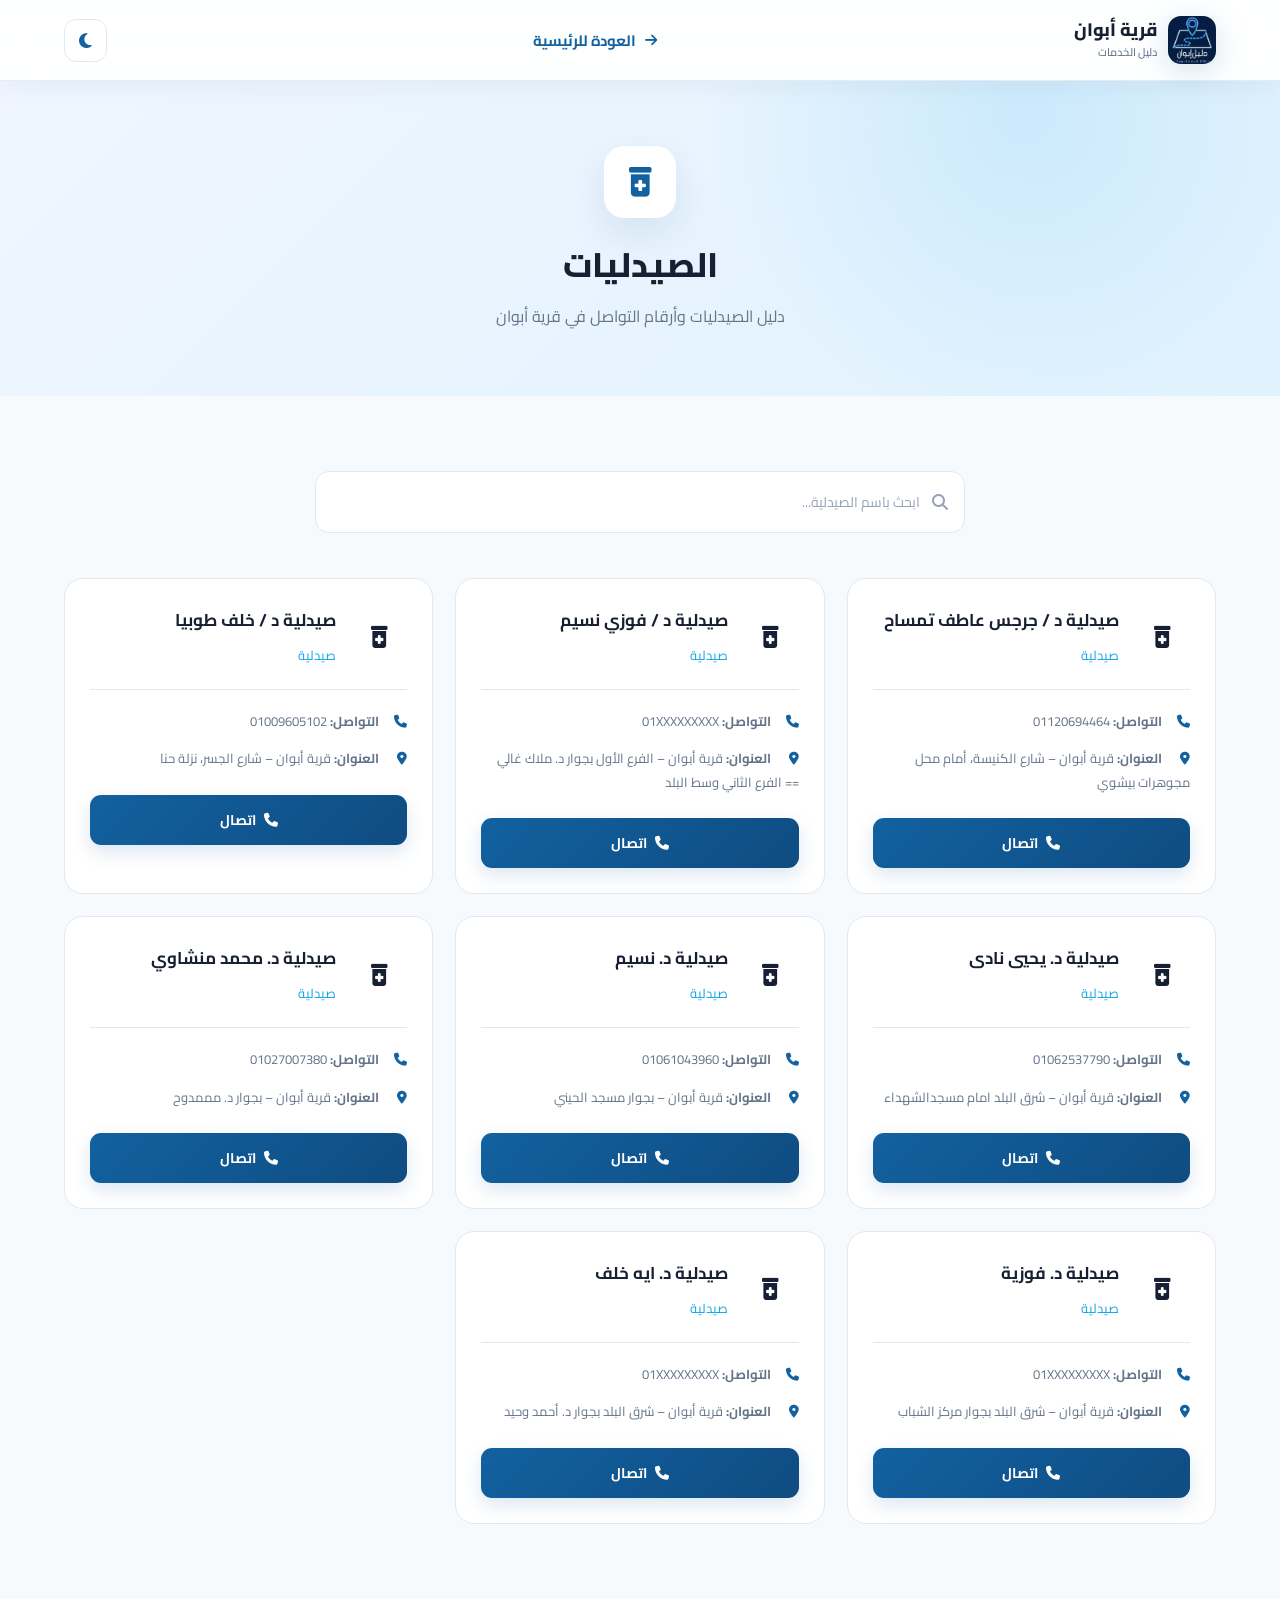
<file: pharmacies.html>
<!DOCTYPE html>
<html lang="ar" dir="rtl">

<head>
    <meta charset="UTF-8">

    <meta name="viewport" content="width=device-width, initial-scale=1.0">

    <title>الصيدليات | قرية أبوان</title>

    <link rel="stylesheet" href="style.css">

    <link
        rel="stylesheet"
        href="https://cdnjs.cloudflare.com/ajax/libs/font-awesome/6.5.1/css/all.min.css"
    >
</head>

<body>

    <!-- Header -->

    <header>
        <div class="container navbar">

            <div class="logo">
            <img src="./دليل إبوان.png" alt="شعار قرية أبوان" class="site-logo">
                <div>
                    <h2>قرية أبوان</h2>
                    <span>دليل الخدمات</span>
                </div>

            </div>


            <a href="index.html" class="back-home">

                <i class="fa-solid fa-arrow-right"></i>

                العودة للرئيسية

            </a>

        </div>
    </header>


    <!-- عنوان الصفحة -->

    <section class="page-header">

        <div class="container">

            <div class="page-icon pharmacy">

                <i class="fa-solid fa-prescription-bottle-medical"></i>

            </div>

            <h1>الصيدليات</h1>

            <p>
                دليل الصيدليات وأرقام التواصل في قرية أبوان
            </p>

        </div>

    </section>


    <!-- الصيدليات -->

    <section class="directory">

        <div class="container">

            <!-- البحث -->

            <div class="directory-search">

                <i class="fa-solid fa-magnifying-glass"></i>

                <input
                    type="text"
                    id="pharmacySearch"
                    placeholder="ابحث باسم الصيدلية..."
                >

            </div>


            <!-- قائمة الصيدليات -->

            <div class="directory-grid">


                <!-- صيدلية 1 -->

                <div
                    class="directory-card pharmacy-card"
                    data-search="صيدلية اسم الصيدلية"
                >

                    <div class="card-top">

                        <div class="person-icon pharmacy">

                            <i class="fa-solid fa-prescription-bottle-medical"></i>

                        </div>

                        <div>

                            <h3>صيدلية د / جرجس عاطف تمساح</h3>

                            <span>صيدلية</span>

                        </div>

                    </div>


                    <div class="card-info">

                        <p>

                            <i class="fa-solid fa-phone"></i>

                            <strong>التواصل:</strong>

                            01120694464

                        </p>


                        <p>

                            <i class="fa-solid fa-location-dot"></i>

                            <strong>العنوان:</strong>

                            قرية أبوان – شارع الكنيسة، أمام محل مجوهرات بيشوي  

                        </p>

                    </div>


                    <a
                        href="tel:+201120694464"
                        class="call-btn"
                    >

                        <i class="fa-solid fa-phone"></i>

                        اتصال

                    </a>

                </div>



                <!-- صيدلية 2 -->

                <div
                    class="directory-card pharmacy-card"
                    data-search="صيدلية أخرى"
                >

                    <div class="card-top">

                        <div class="person-icon pharmacy">

                            <i class="fa-solid fa-prescription-bottle-medical"></i>

                        </div>

                        <div>

                            <h3>صيدلية د / فوزي نسيم</h3>

                            <span>صيدلية</span>

                        </div>

                    </div>


                    <div class="card-info">

                        <p>

                            <i class="fa-solid fa-phone"></i>

                            <strong>التواصل:</strong>

                            01XXXXXXXXX

                        </p>


                        <p>

                            <i class="fa-solid fa-location-dot"></i>

                            <strong>العنوان:</strong>

                            قرية أبوان – الفرع الأول بجوار د. ملاك غالي == الفرع الثاني وسط البلد  

                        </p>

                    </div>


                    <a
                        href="tel:01XXXXXXXXX"
                        class="call-btn"
                    >

                        <i class="fa-solid fa-phone"></i>

                        اتصال

                    </a>

                </div>


                <!-- صيدلية 3 -->

                <div
                    class="directory-card pharmacy-card"
                    data-search="صيدلية أخرى"
                >

                    <div class="card-top">

                        <div class="person-icon pharmacy">

                            <i class="fa-solid fa-prescription-bottle-medical"></i>

                        </div>

                        <div>

                            <h3>صيدلية د / خلف طوبيا</h3>

                            <span>صيدلية</span>

                        </div>

                    </div>


                    <div class="card-info">

                        <p>

                            <i class="fa-solid fa-phone"></i>

                            <strong>التواصل:</strong>

                            01009605102

                        </p>


                        <p>

                            <i class="fa-solid fa-location-dot"></i>

                            <strong>العنوان:</strong>

                            قرية أبوان – شارع الجسر، نزلة حنا
                        </p>

                    </div>


                    <a
                        href="tel:+01009605102"
                        class="call-btn"
                    >

                        <i class="fa-solid fa-phone"></i>

                        اتصال

                    </a>

                </div>
                <!-- صيدلية 4 -->

                <div
                    class="directory-card pharmacy-card"
                    data-search="صيدلية أخرى"
                >

                    <div class="card-top">

                        <div class="person-icon pharmacy">

                            <i class="fa-solid fa-prescription-bottle-medical"></i>

                        </div>

                        <div>

                            <h3>صيدلية د. يحيي نادى</h3>

                            <span>صيدلية</span>

                        </div>

                    </div>


                    <div class="card-info">

                        <p>

                            <i class="fa-solid fa-phone"></i>

                            <strong>التواصل:</strong>

                            01062537790

                        </p>


                        <p>

                            <i class="fa-solid fa-location-dot"></i>

                            <strong>العنوان:</strong>

                            قرية أبوان – شرق البلد امام مسجدالشهداء   
                        </p>

                    </div>


                    <a
                        href="tel:+201062537790"
                        class="call-btn"
                    >

                        <i class="fa-solid fa-phone"></i>

                        اتصال

                    </a>

                </div>
                <!-- صيدلية 5 -->

                <div
                    class="directory-card pharmacy-card"
                    data-search="صيدلية أخرى"
                >

                    <div class="card-top">

                        <div class="person-icon pharmacy">

                            <i class="fa-solid fa-prescription-bottle-medical"></i>

                        </div>

                        <div>

                            <h3>صيدلية د. نسيم </h3>

                            <span>صيدلية</span>

                        </div>

                    </div>


                    <div class="card-info">

                        <p>

                            <i class="fa-solid fa-phone"></i>

                            <strong>التواصل:</strong>

                            01061043960

                        </p>


                        <p>

                            <i class="fa-solid fa-location-dot"></i>

                            <strong>العنوان:</strong>

                            قرية أبوان – بجوار مسجد الحيني   
                        </p>

                    </div>


                    <a
                        href="tel:+201061043960"
                        class="call-btn"
                    >

                        <i class="fa-solid fa-phone"></i>

                        اتصال

                    </a>

                </div>
                <!--  6صيدلية -->

                <div
                    class="directory-card pharmacy-card"
                    data-search="صيدلية أخرى"
                >

                    <div class="card-top">

                        <div class="person-icon pharmacy">

                            <i class="fa-solid fa-prescription-bottle-medical"></i>

                        </div>

                        <div>

                            <h3>صيدلية د. محمد منشاوي </h3>

                            <span>صيدلية</span>

                        </div>

                    </div>


                    <div class="card-info">

                        <p>

                            <i class="fa-solid fa-phone"></i>

                            <strong>التواصل:</strong>

                           01027007380

                        </p>


                        <p>

                            <i class="fa-solid fa-location-dot"></i>

                            <strong>العنوان:</strong>

                            قرية أبوان – بجوار د. مممدوح    
                        </p>

                    </div>


                    <a
                        href="tel:+201027007380"
                        class="call-btn"
                    >

                        <i class="fa-solid fa-phone"></i>

                        اتصال

                    </a>

                </div>
                <!-- 7صيدلية  -->

                <div
                    class="directory-card pharmacy-card"
                    data-search="صيدلية أخرى"
                >

                    <div class="card-top">

                        <div class="person-icon pharmacy">

                            <i class="fa-solid fa-prescription-bottle-medical"></i>

                        </div>

                        <div>

                            <h3>صيدلية د. فوزية </h3>

                            <span>صيدلية</span>

                        </div>

                    </div>


                    <div class="card-info">

                        <p>

                            <i class="fa-solid fa-phone"></i>

                            <strong>التواصل:</strong>

                           01XXXXXXXXX

                        </p>


                        <p>

                            <i class="fa-solid fa-location-dot"></i>

                            <strong>العنوان:</strong>

                            قرية أبوان – شرق البلد بجوار مركز الشباب   
                        </p>

                    </div>


                    <a
                        href="tel:"
                        class="call-btn"
                    >

                        <i class="fa-solid fa-phone"></i>

                        اتصال

                    </a>

                </div>
                <!-- صيدلية 8 -->

                <div
                    class="directory-card pharmacy-card"
                    data-search="صيدلية أخرى"
                >

                    <div class="card-top">

                        <div class="person-icon pharmacy">

                            <i class="fa-solid fa-prescription-bottle-medical"></i>

                        </div>

                        <div>

                            <h3>صيدلية د. ايه خلف </h3>

                            <span>صيدلية</span>

                        </div>

                    </div>


                    <div class="card-info">

                        <p>

                            <i class="fa-solid fa-phone"></i>

                            <strong>التواصل:</strong>

                            01XXXXXXXXX

                        </p>


                        <p>

                            <i class="fa-solid fa-location-dot"></i>

                            <strong>العنوان:</strong>

                            قرية أبوان – شرق البلد بجوار د. أحمد وحيد   
                        </p>

                    </div>


                    <a
                        href="tel:+2001061043960"
                        class="call-btn"
                    >

                        <i class="fa-solid fa-phone"></i>

                        اتصال

                    </a>

                </div>


            </div>

        </div>

    </section>


    <script src="script.js"></script>
    <script src="pharmacies.js"></script>

</body>
</html>
</file>
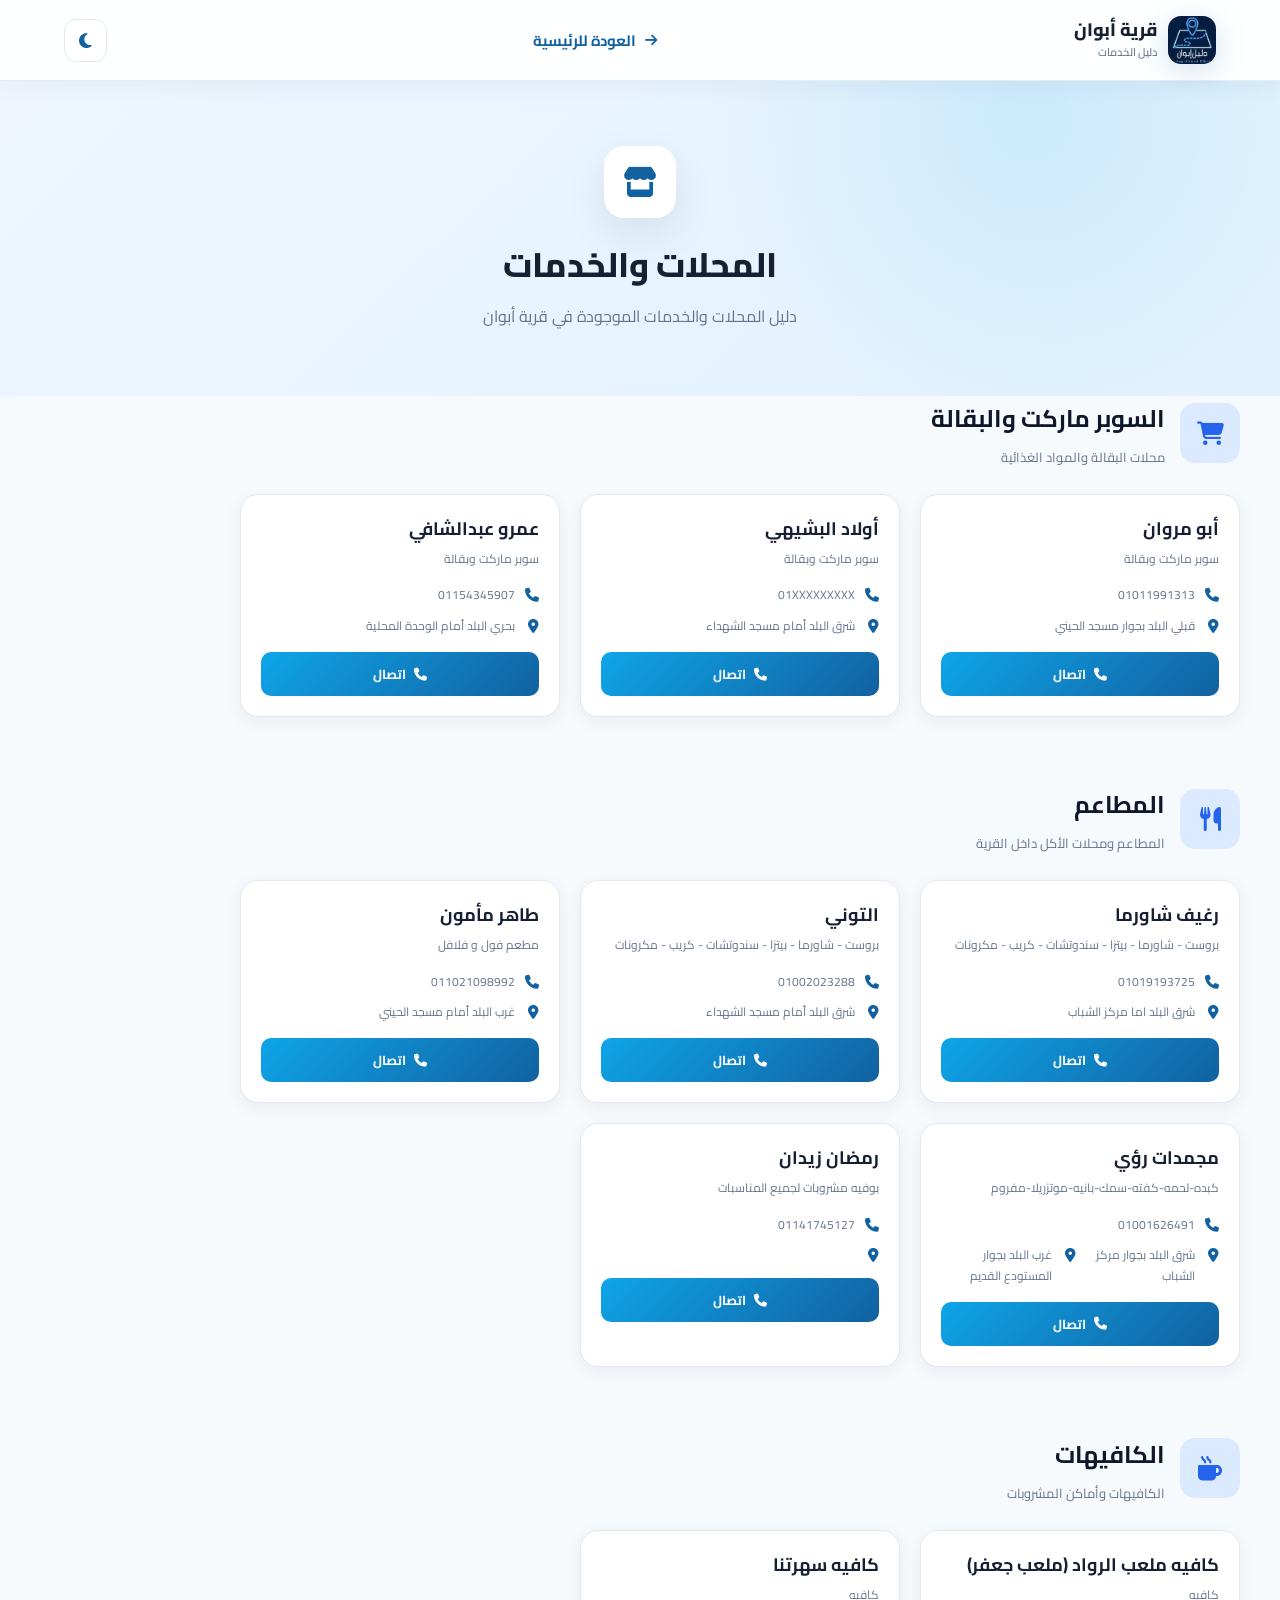
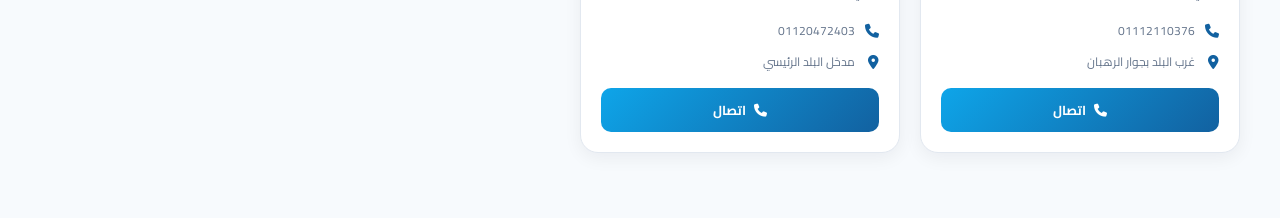
<file: shops.html>
<!DOCTYPE html>
<html lang="ar" dir="rtl">

<head>
    <meta charset="UTF-8">
    <meta name="viewport" content="width=device-width, initial-scale=1.0">

    <title>المحلات والخدمات - قرية أبوان</title>

    <!-- خط Cairo -->
    <link rel="preconnect" href="https://fonts.googleapis.com">
    <link rel="preconnect" href="https://fonts.gstatic.com" crossorigin>

    <link
        href="https://fonts.googleapis.com/css2?family=Cairo:wght@400;500;600;700;800&display=swap"
        rel="stylesheet"
    >

    <!-- Font Awesome -->
    <link
        rel="stylesheet"
        href="https://cdnjs.cloudflare.com/ajax/libs/font-awesome/6.5.2/css/all.min.css"
    >

    <!-- CSS الأساسي للمشروع -->
    <link rel="stylesheet" href="style.css">

    <!-- CSS الخاص بالمحلات فقط -->
    <link rel="stylesheet" href="shops.css">
</head>

<body>
       <header>

        <div class="container navbar">

             <div class="logo">
            <img src="./دليل إبوان.png" alt="شعار قرية أبوان" class="site-logo">
                <div>

                    <h2>قرية أبوان</h2>

                    <span>دليل الخدمات</span>

                </div>

            </div>


            <a href="index.html" class="back-home">

                <i class="fa-solid fa-arrow-right"></i>

                العودة للرئيسية

            </a>

        </div>

    </header>




    <!-- =========================
         عنوان الصفحة
    ========================== -->

    <section class="page-header">

        <div class="container">

            <div class="page-icon">
                <i class="fa-solid fa-store"></i>
            </div>

            <h1>المحلات والخدمات</h1>

            <p>
                دليل المحلات والخدمات الموجودة في قرية أبوان
            </p>

        </div>

    </section>


    <!-- =========================
         محتوى الصفحة
    ========================== -->

    <main class="container shops-container">


        <!-- =========================
             السوبر ماركت والبقالة
        ========================== -->

        <section class="shops-section">

            <div class="shops-title">

                <div class="shops-title-icon supermarket-icon">
                    <i class="fa-solid fa-cart-shopping"></i>
                </div>

                <div>
                    <h2>السوبر ماركت والبقالة</h2>

                    <p>
                        محلات البقالة والمواد الغذائية
                    </p>
                </div>

            </div>


            <div class="shops-grid">

                <!-- كارت 1 -->
                <div class="shop-card">

                    <h3>أبو مروان</h3>

                    <span class="shop-type">
                        سوبر ماركت وبقالة
                    </span>

                    <div class="shop-info">
                        <i class="fa-solid fa-phone"></i>
                        <span>01011991313</span>
                    </div>

                    <div class="shop-info">
                        <i class="fa-solid fa-location-dot"></i>
                        <span>قبلي البلد بجوار مسجد الحيني</span>
                    </div>

                    <a href="tel:01011991313" class="shop-call">
                        <i class="fa-solid fa-phone"></i>
                        اتصال
                    </a>

                </div>


                <!-- كارت 2 -->
                <div class="shop-card">

                    <h3>أولاد البشيهي</h3>

                    <span class="shop-type">
                        سوبر ماركت وبقالة
                    </span>

                    <div class="shop-info">
                        <i class="fa-solid fa-phone"></i>
                        <span>01XXXXXXXXX</span>
                    </div>

                    <div class="shop-info">
                        <i class="fa-solid fa-location-dot"></i>
                        <span>شرق البلد أمام مسجد الشهداء</span>
                    </div>

                    <a href="tel:01XXXXXXXXX" class="shop-call">
                        <i class="fa-solid fa-phone"></i>
                        اتصال
                    </a>

                </div>
                <!-- كارت 2 -->
                <div class="shop-card">

                    <h3>عمرو عبدالشافي </h3>

                    <span class="shop-type">
                        سوبر ماركت وبقالة
                    </span>

                    <div class="shop-info">
                        <i class="fa-solid fa-phone"></i>
                        <span>01154345907</span>
                    </div>

                    <div class="shop-info">
                        <i class="fa-solid fa-location-dot"></i>
                        <span>بحري البلد أمام الوحدة المحلية</span>
                    </div>

                    <a href="tel:01154345907" class="shop-call">
                        <i class="fa-solid fa-phone"></i>
                        اتصال
                    </a>

                </div>

            </div>

        </section>



        <!-- =========================
             المطاعم
        ========================== -->

        <section class="shops-section">

            <div class="shops-title">

                <div class="shops-title-icon restaurant-icon">
                    <i class="fa-solid fa-utensils"></i>
                </div>

                <div>
                    <h2>المطاعم</h2>

                    <p>
                        المطاعم ومحلات الأكل داخل القرية
                    </p>
                </div>

            </div>


            <div class="shops-grid">

                <!-- كارت 1 -->
                <div class="shop-card">

                    <h3>رغيف شاورما</h3>

                    <span class="shop-type">
                         بروست - شاورما - بيتزا - سندوتشات - كريب - مكرونات
                    </span>

                    <div class="shop-info">
                        <i class="fa-solid fa-phone"></i>
                        <span>01019193725</span>
                    </div>

                    <div class="shop-info">
                        <i class="fa-solid fa-location-dot"></i>
                        <span>شرق البلد اما مركز الشباب</span>
                    </div>

                    <a href="tel:01019193725" class="shop-call">
                        <i class="fa-solid fa-phone"></i>
                        اتصال
                    </a>

                </div>


                <!-- كارت 2 -->
                <div class="shop-card">

                    <h3>التوني</h3>

                    <span class="shop-type">
                         بروست - شاورما - بيتزا - سندوتشات - كريب - مكرونات
                    </span>

                    <div class="shop-info">
                        <i class="fa-solid fa-phone"></i>
                        <span>01002023288</span>
                    </div>

                    <div class="shop-info">
                        <i class="fa-solid fa-location-dot"></i>
                        <span>شرق البلد أمام مسجد الشهداء</span>
                    </div>

                    <a href="tel:01002023288" class="shop-call">
                        <i class="fa-solid fa-phone"></i>
                        اتصال
                    </a>

                </div>
                <!-- كارت 2 -->
                <div class="shop-card">

                    <h3>طاهر مأمون</h3>

                    <span class="shop-type">
                        مطعم فول و فلافل
                    </span>

                    <div class="shop-info">
                        <i class="fa-solid fa-phone"></i>
                        <span>011021098992</span>
                    </div>

                    <div class="shop-info">
                        <i class="fa-solid fa-location-dot"></i>
                        <span>غرب البلد أمام مسجد الحيني</span>
                    </div>

                    <a href="tel:011021098992" class="shop-call">
                        <i class="fa-solid fa-phone"></i>
                        اتصال
                    </a>

                </div>
                <!-- كارت 2 -->
                <div class="shop-card">

                    <h3>مجمدات رؤي</h3>

                    <span class="shop-type">
                        كبده-لحمه-كفته-سمك-بانيه-موتزريلا-مفروم
                    </span>

                    <div class="shop-info">
                        <i class="fa-solid fa-phone"></i>
                        <span>01001626491</span>
                    </div>

                    <div class="shop-info">
                        <i class="fa-solid fa-location-dot"></i>
                        
                        <span>شرق البلد بجوار مركز الشباب</span>
                         <i class="fa-solid fa-location-dot"></i>
                        <span>غرب البلد بجوار المستودع القديم</span>
                    </div>

                    <a href="tel:01001626491" class="shop-call">
                        <i class="fa-solid fa-phone"></i>
                        اتصال
                    </a>

                </div>
                <!-- كارت 2 -->
                <div class="shop-card">

                    <h3>رمضان زيدان</h3>

                    <span class="shop-type">
                       بوفيه مشروبات لجميع المناسبات
                    </span>

                    <div class="shop-info">
                        <i class="fa-solid fa-phone"></i>
                        <span>01141745127</span>
                    </div>

                    <div class="shop-info">
                        <i class="fa-solid fa-location-dot"></i>
                        <span></span>
                    </div>

                    <a href="tel:01141745127" class="shop-call">
                        <i class="fa-solid fa-phone"></i>
                        اتصال
                    </a>

                </div>

            </div>

        </section>



        <!-- =========================
             الكافيهات
        ========================== -->

        <section class="shops-section">

            <div class="shops-title">

                <div class="shops-title-icon cafe-icon">
                    <i class="fa-solid fa-mug-hot"></i>
                </div>

                <div>
                    <h2>الكافيهات</h2>

                    <p>
                        الكافيهات وأماكن المشروبات
                    </p>
                </div>

            </div>


            <div class="shops-grid">

                <!-- كارت 1 -->
                <div class="shop-card">

                    <h3>كافيه ملعب الرواد (ملعب جعفر)</h3>

                    <span class="shop-type">
                        كافيه
                    </span>

                    <div class="shop-info">
                        <i class="fa-solid fa-phone"></i>
                        <span>01112110376</span>
                    </div>

                    <div class="shop-info">
                        <i class="fa-solid fa-location-dot"></i>
                        <span>غرب البلد بجوار الرهبان</span>
                    </div>

                    <a href="tel:01112110376" class="shop-call">
                        <i class="fa-solid fa-phone"></i>
                        اتصال
                    </a>

                </div>


                <!-- كارت 2 -->
                <div class="shop-card">

                    <h3>كافيه سهرتنا</h3>

                    <span class="shop-type">
                        كافيه
                    </span>

                    <div class="shop-info">
                        <i class="fa-solid fa-phone"></i>
                        <span>01120472403</span>
                    </div>

                    <div class="shop-info">
                        <i class="fa-solid fa-location-dot"></i>
                        <span>مدخل البلد الرئيسي</span>
                    </div>

                    <a href="tel:01120472403" class="shop-call">
                        <i class="fa-solid fa-phone"></i>
                        اتصال
                    </a>

                </div>

            </div>

        </section>

    </main>





    <!-- JavaScript -->
    <script src="shops.js"></script>

</body>

</html>
</file>
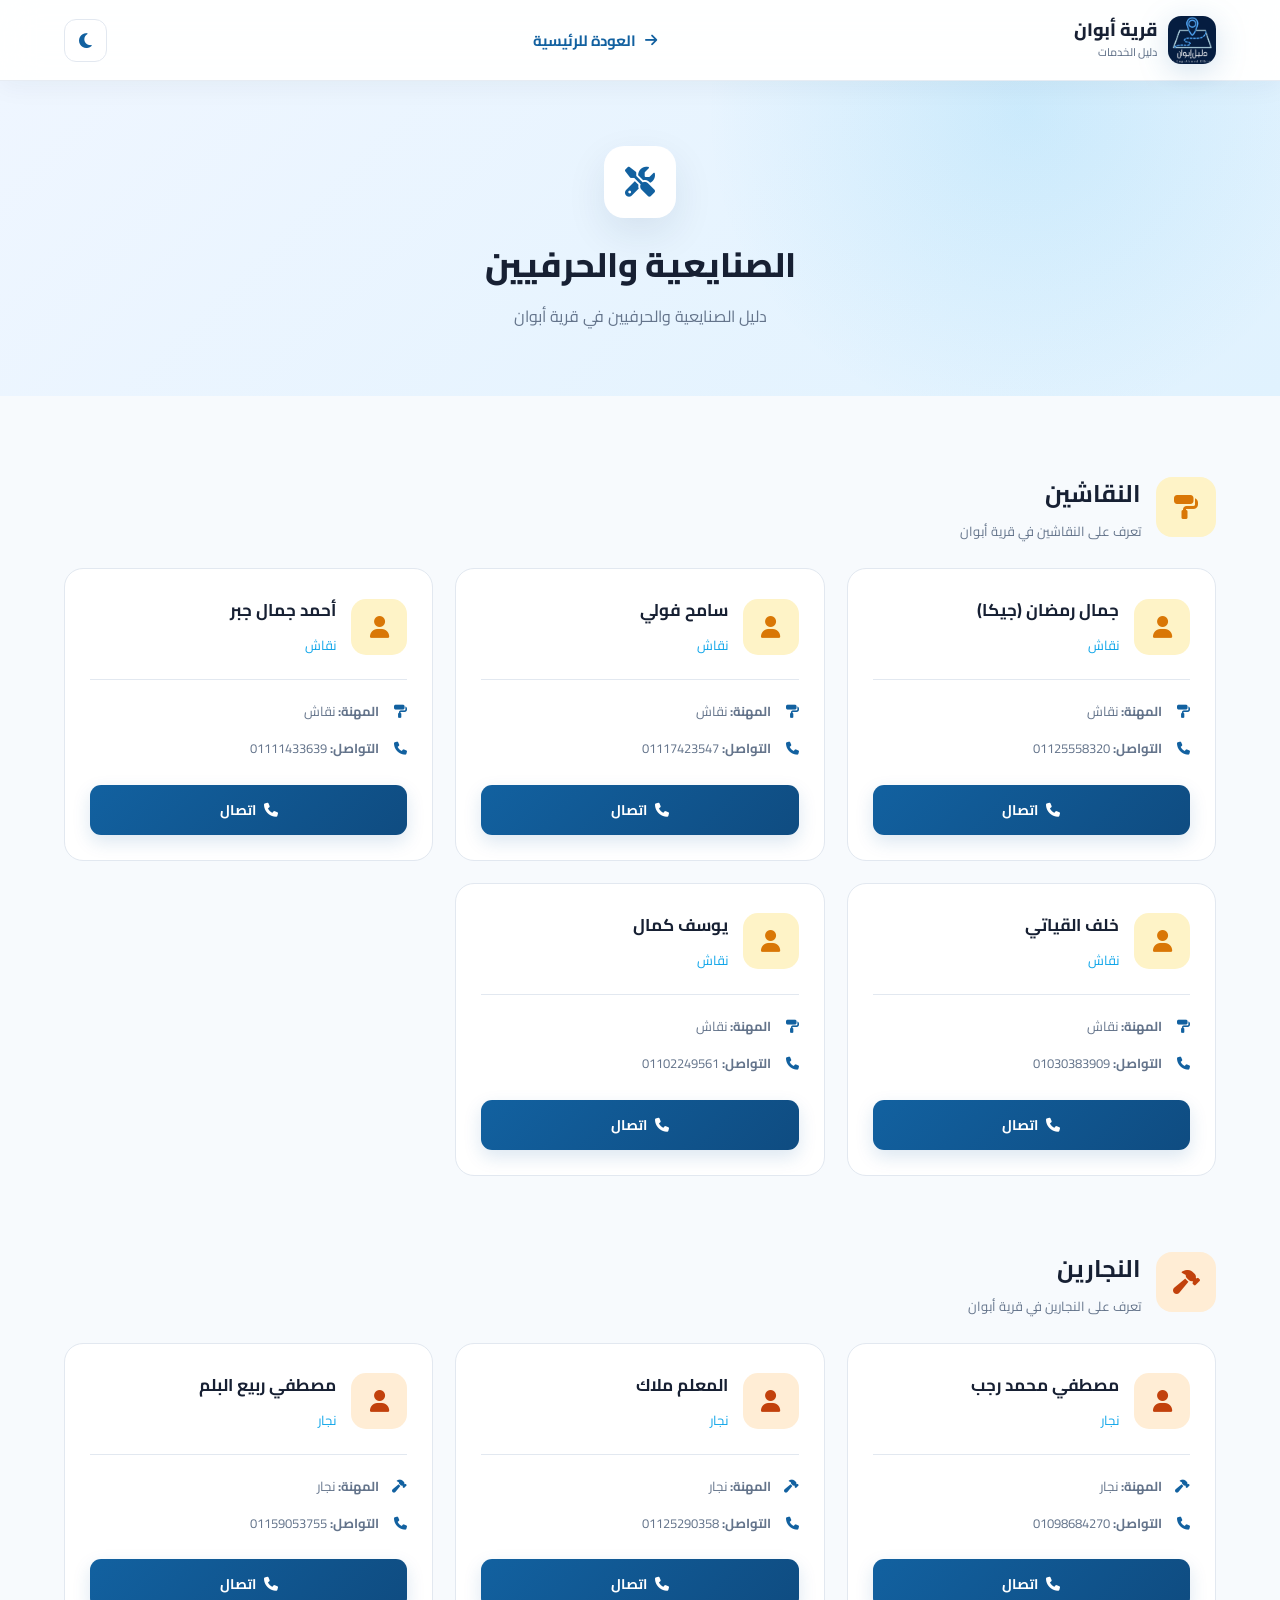
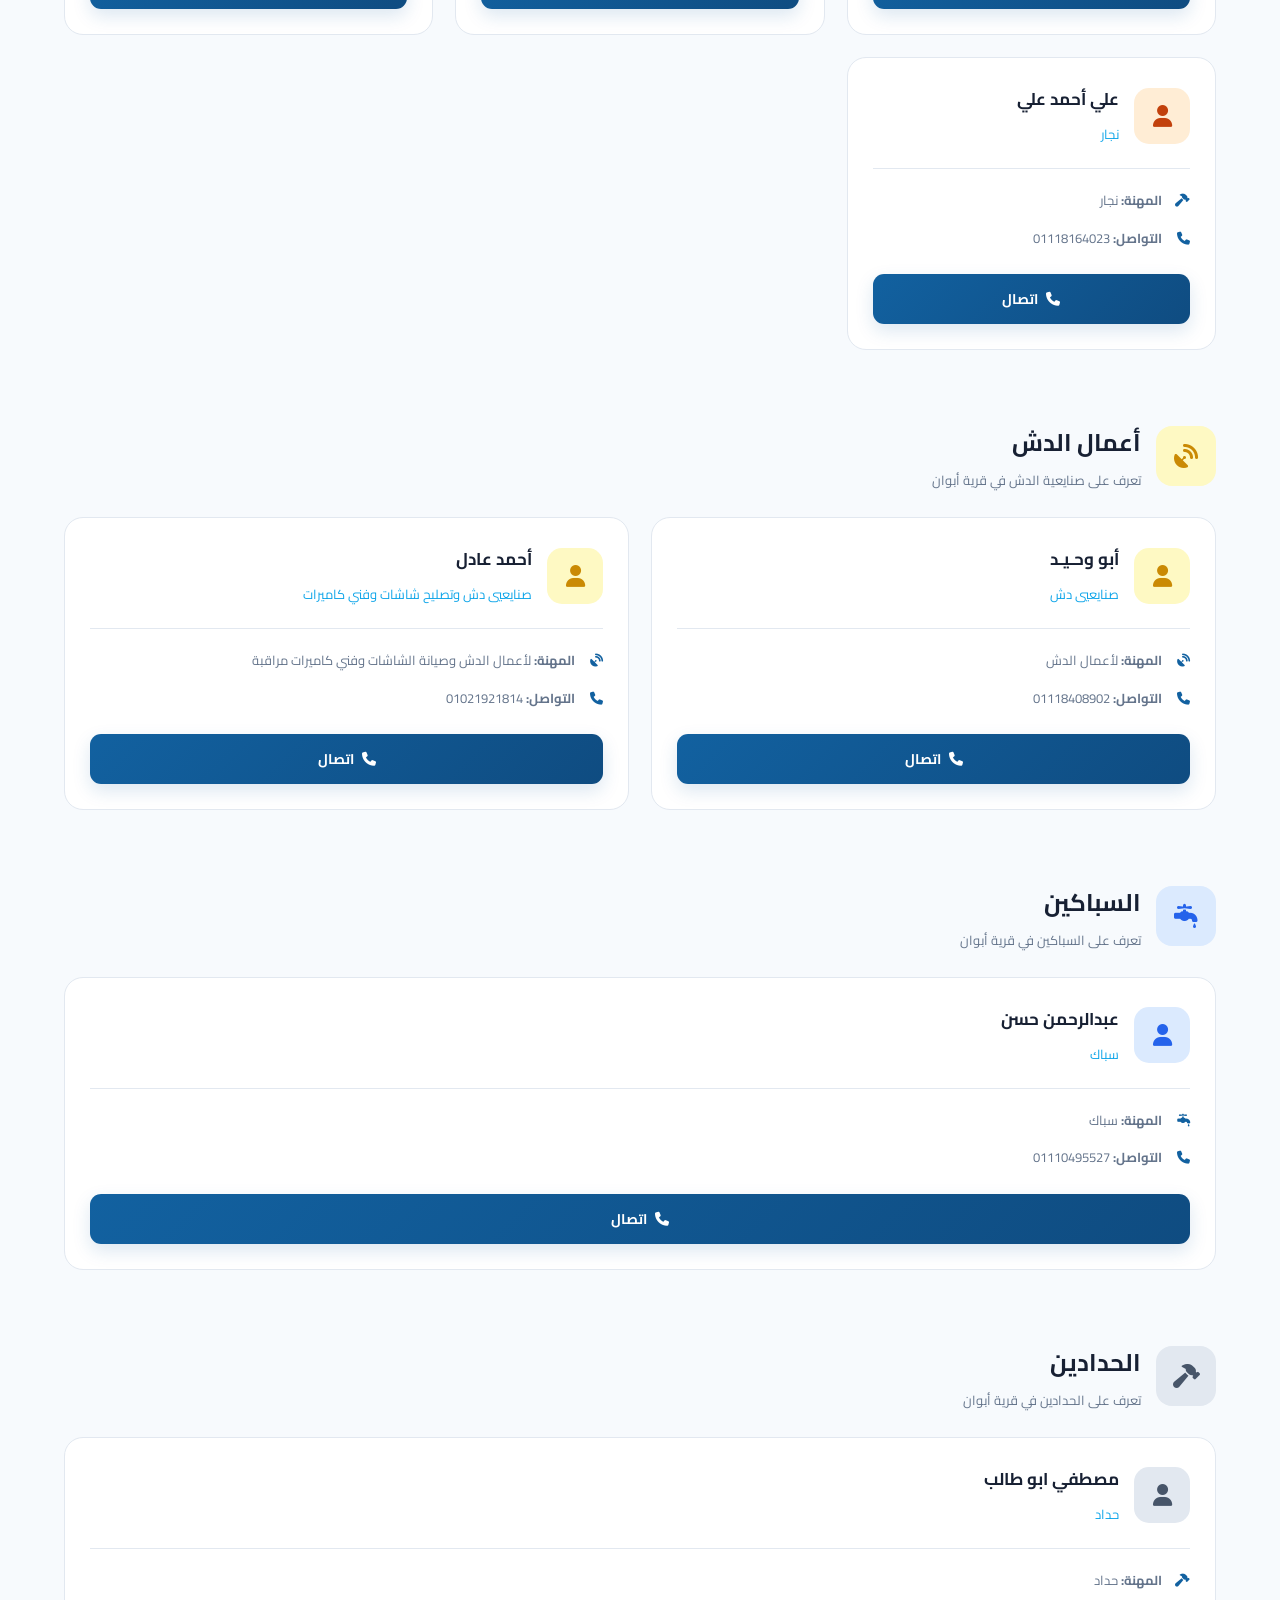
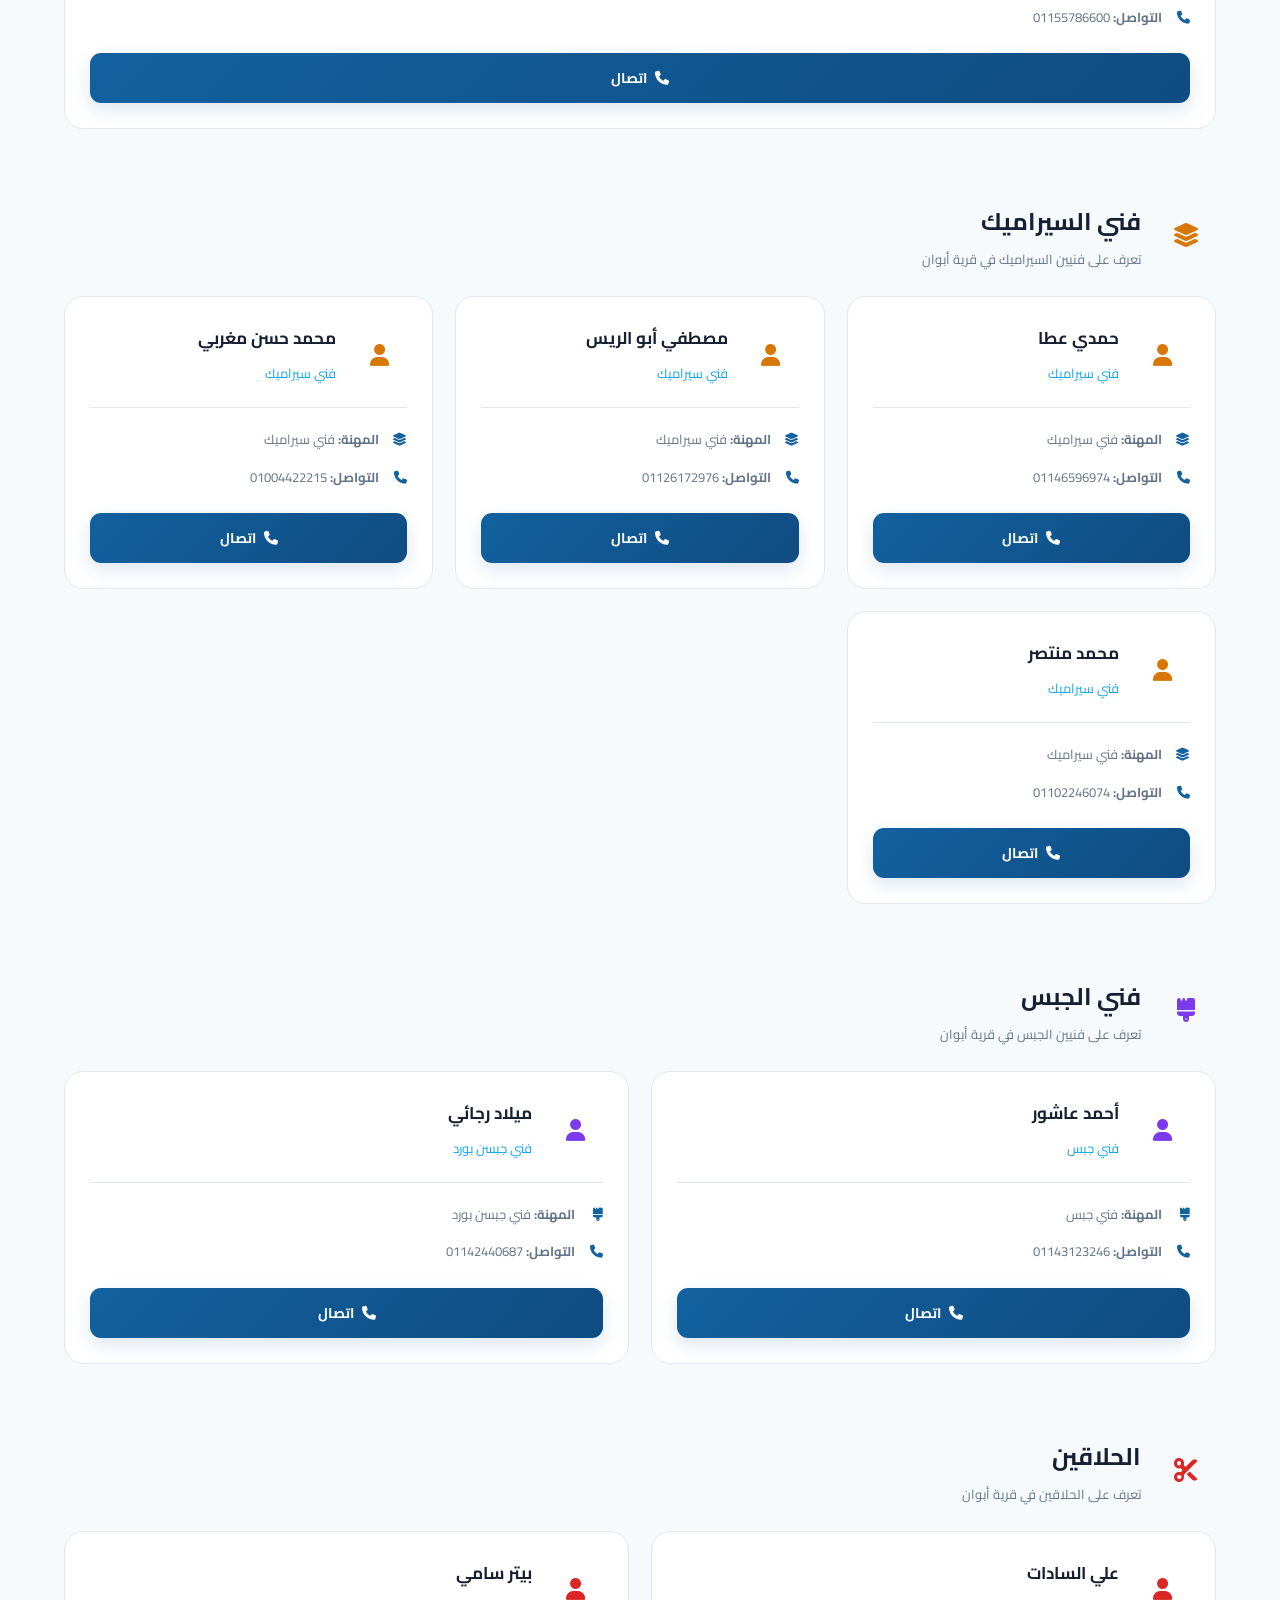
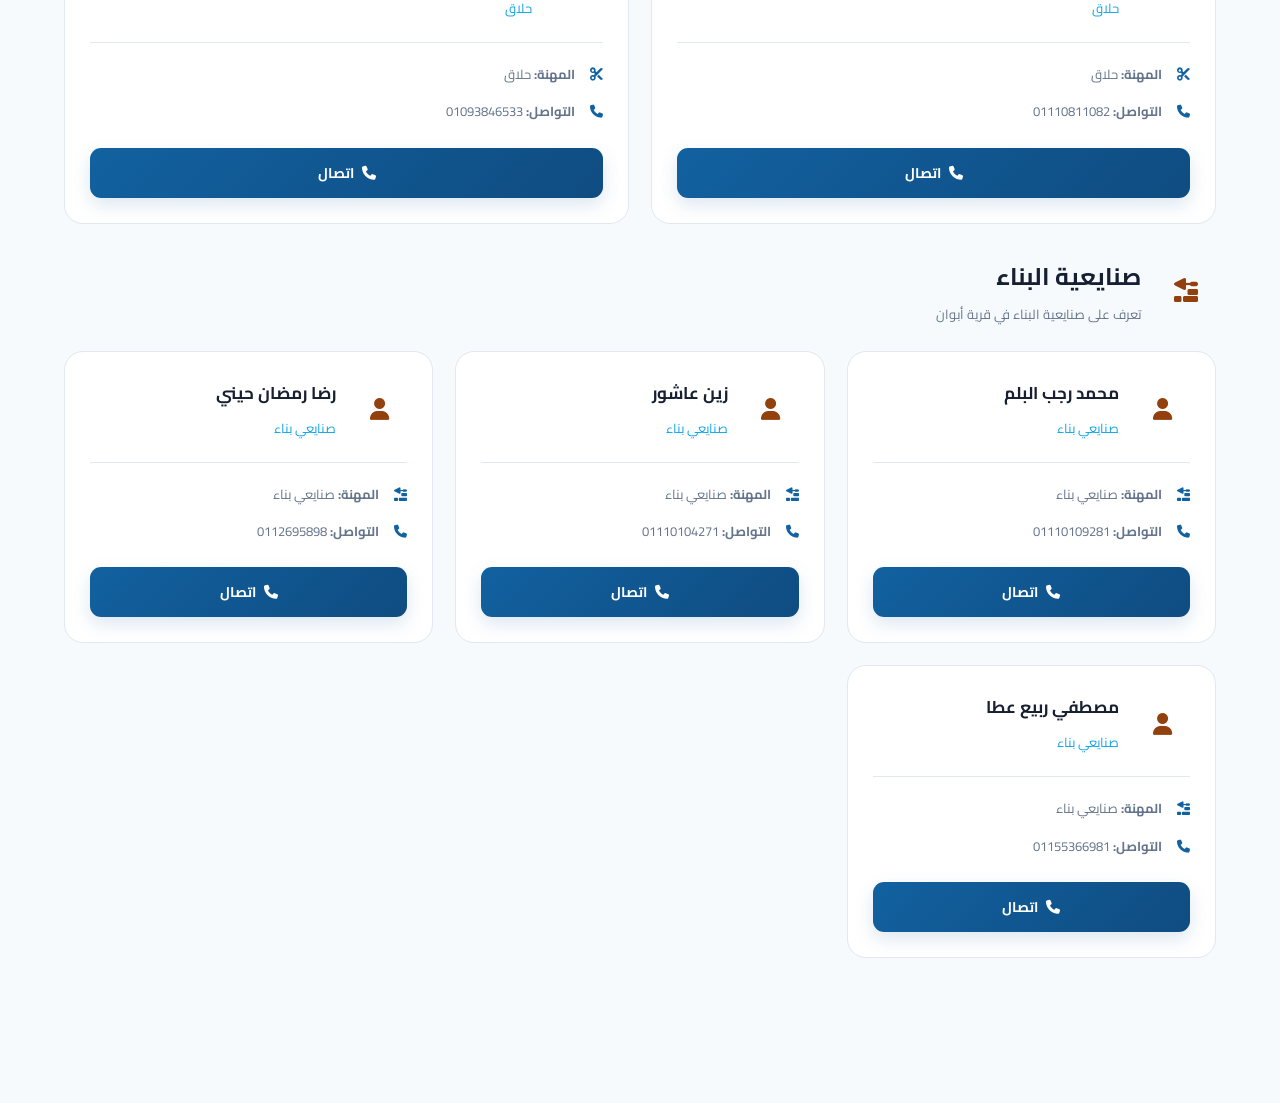
<file: workers.html>
<!DOCTYPE html>
<html lang="ar" dir="rtl">

<head>
<meta charset="UTF-8">

<meta name="viewport" content="width=device-width, initial-scale=1.0">

<title>الصنايعية والحرفيين | قرية أبوان</title>

<link rel="stylesheet" href="style.css">

<link
    rel="stylesheet"
    href="https://cdnjs.cloudflare.com/ajax/libs/font-awesome/6.5.1/css/all.min.css"
>


</head>

<body>


<!-- الهيدر -->

<header>

    <div class="container navbar">

        <div class="logo">
            <img src="./دليل إبوان.png" alt="شعار قرية أبوان" class="site-logo">
            <div>

                <h2>قرية أبوان</h2>

                <span>دليل الخدمات</span>

            </div>

        </div>


        <a href="index.html" class="back-home">

            <i class="fa-solid fa-arrow-right"></i>

            العودة للرئيسية

        </a>

    </div>

</header>


<!-- عنوان الصفحة -->

<section class="page-header">

    <div class="container">

        <div class="page-icon worker">

            <i class="fa-solid fa-screwdriver-wrench"></i>

        </div>

        <h1>الصنايعية والحرفيين</h1>

        <p>
            دليل الصنايعية والحرفيين في قرية أبوان
        </p>

    </div>

</section>


<!-- الصنايعية -->

<section class="directory">

    <div class="container">


        <!-- ========================= -->
        <!-- النقاشين -->
        <!-- ========================= -->

        <div class="profession-section">

            <div class="profession-title">

                <div class="profession-icon painter">

                    <i class="fa-solid fa-paint-roller"></i>

                </div>

                <div>

                    <h2>النقاشين</h2>

                    <p>
                        تعرف على النقاشين في قرية أبوان
                    </p>

                </div>

            </div>


            <div class="directory-grid">


                <!-- نقاش 1 -->

                <div class="directory-card">

                    <div class="card-top">

                        <div class="person-icon painter">

                            <i class="fa-solid fa-user"></i>

                        </div>

                        <div>

                            <h3>جمال رمضان (جيكا)</h3>

                            <span>نقاش</span>

                        </div>

                    </div>


                    <div class="card-info">

                        <p>

                            <i class="fa-solid fa-paint-roller"></i>

                            <strong>المهنة:</strong>

                            نقاش

                        </p>


                        <p>

                            <i class="fa-solid fa-phone"></i>

                            <strong>التواصل:</strong>

                            01125558320

                        </p>

                    </div>


                    <a
                        href="tel:01125558320"
                        class="call-btn"
                    >

                        <i class="fa-solid fa-phone"></i>

                        اتصال

                    </a>

                </div>


                <!-- نقاش 2 -->

                <div class="directory-card">

                    <div class="card-top">

                        <div class="person-icon painter">

                            <i class="fa-solid fa-user"></i>

                        </div>

                        <div>

                            <h3>سامح فولي</h3>

                            <span>نقاش</span>

                        </div>

                    </div>


                    <div class="card-info">

                        <p>

                            <i class="fa-solid fa-paint-roller"></i>

                            <strong>المهنة:</strong>

                            نقاش

                        </p>


                        <p>

                            <i class="fa-solid fa-phone"></i>

                            <strong>التواصل:</strong>

                            01117423547

                        </p>

                    </div>


                    <a
                        href="tel:01117423547"
                        class="call-btn"
                    >

                        <i class="fa-solid fa-phone"></i>

                        اتصال

                    </a>

                </div>
                <div class="directory-card">

                    <div class="card-top">

                        <div class="person-icon painter">

                            <i class="fa-solid fa-user"></i>

                        </div>

                        <div>

                            <h3>أحمد جمال جبر</h3>

                            <span>نقاش</span>

                        </div>

                    </div>


                    <div class="card-info">

                        <p>

                            <i class="fa-solid fa-paint-roller"></i>

                            <strong>المهنة:</strong>

                            نقاش

                        </p>


                        <p>

                            <i class="fa-solid fa-phone"></i>

                            <strong>التواصل:</strong>

                            01111433639

                        </p>

                    </div>

                    <a
                        href="tel:01117423547"
                        class="call-btn"
                    >

                        <i class="fa-solid fa-phone"></i>

                        اتصال

                    </a>

                </div>
                <div class="directory-card">

                    <div class="card-top">

                        <div class="person-icon painter">

                            <i class="fa-solid fa-user"></i>

                        </div>

                        <div>

                            <h3>خلف القياتي</h3>

                            <span>نقاش</span>

                        </div>

                    </div>


                    <div class="card-info">

                        <p>

                            <i class="fa-solid fa-paint-roller"></i>

                            <strong>المهنة:</strong>

                            نقاش

                        </p>


                        <p>

                            <i class="fa-solid fa-phone"></i>

                            <strong>التواصل:</strong>

                            01030383909

                        </p>

                    </div>

                    <a
                        href="tel:01030383909"
                        class="call-btn"
                    >

                        <i class="fa-solid fa-phone"></i>

                        اتصال

                    </a>

                </div>
                <div class="directory-card">

                    <div class="card-top">

                        <div class="person-icon painter">

                            <i class="fa-solid fa-user"></i>

                        </div>

                        <div>

                            <h3>يوسف كمال</h3>

                            <span>نقاش</span>

                        </div>

                    </div>


                    <div class="card-info">

                        <p>

                            <i class="fa-solid fa-paint-roller"></i>

                            <strong>المهنة:</strong>

                            نقاش

                        </p>


                        <p>

                            <i class="fa-solid fa-phone"></i>

                            <strong>التواصل:</strong>

                            01102249561

                        </p>

                    </div>


                    <a
                        href="tel:01102249561"
                        class="call-btn"
                    >

                        <i class="fa-solid fa-phone"></i>

                        اتصال

                    </a>

                </div>


            </div>

        </div>



        <!-- ========================= -->
        <!-- النجارين -->
        <!-- ========================= -->

        <div class="profession-section">

            <div class="profession-title">

                <div class="profession-icon carpenter">

                    <i class="fa-solid fa-hammer"></i>

                </div>

                <div>

                    <h2>النجارين</h2>

                    <p>
                        تعرف على النجارين في قرية أبوان
                    </p>

                </div>

            </div>


            <div class="directory-grid">


                <!-- نجار 1 -->

                <div class="directory-card">

                    <div class="card-top">

                        <div class="person-icon carpenter">

                            <i class="fa-solid fa-user"></i>

                        </div>

                        <div>

                            <h3>مصطفي محمد رجب</h3>

                            <span>نجار</span>

                        </div>

                    </div>


                    <div class="card-info">

                        <p>

                            <i class="fa-solid fa-hammer"></i>

                            <strong>المهنة:</strong>

                            نجار

                        </p>


                        <p>

                            <i class="fa-solid fa-phone"></i>

                            <strong>التواصل:</strong>

                            01098684270

                        </p>

                    </div>


                    <a
                        href="tel:01098684270"
                        class="call-btn"
                    >

                        <i class="fa-solid fa-phone"></i>

                        اتصال

                    </a>

                </div>

                <div class="directory-card">

                    <div class="card-top">

                        <div class="person-icon carpenter">

                            <i class="fa-solid fa-user"></i>

                        </div>

                        <div>

                            <h3>المعلم ملاك</h3>

                            <span>نجار</span>

                        </div>

                    </div>


                    <div class="card-info">

                        <p>

                            <i class="fa-solid fa-hammer"></i>

                            <strong>المهنة:</strong>

                            نجار

                        </p>


                        <p>

                            <i class="fa-solid fa-phone"></i>

                            <strong>التواصل:</strong>

                            01125290358

                        </p>

                    </div>


                    <a
                        href="tel:01125290358"
                        class="call-btn"
                    >

                        <i class="fa-solid fa-phone"></i>

                        اتصال

                    </a>

                </div>

                <div class="directory-card">

                    <div class="card-top">

                        <div class="person-icon carpenter">

                            <i class="fa-solid fa-user"></i>

                        </div>

                        <div>

                            <h3>مصطفي ربيع البلم</h3>

                            <span>نجار</span>

                        </div>

                    </div>


                    <div class="card-info">

                        <p>

                            <i class="fa-solid fa-hammer"></i>

                            <strong>المهنة:</strong>

                            نجار

                        </p>


                        <p>

                            <i class="fa-solid fa-phone"></i>

                            <strong>التواصل:</strong>

                            01159053755

                        </p>

                    </div>


                    <a
                        href="tel:01159053755"
                        class="call-btn"
                    >

                        <i class="fa-solid fa-phone"></i>

                        اتصال

                    </a>

                </div>

                <div class="directory-card">

                    <div class="card-top">

                        <div class="person-icon carpenter">

                            <i class="fa-solid fa-user"></i>

                        </div>

                        <div>

                            <h3>علي أحمد علي</h3>

                            <span>نجار</span>

                        </div>

                    </div>


                    <div class="card-info">

                        <p>

                            <i class="fa-solid fa-hammer"></i>

                            <strong>المهنة:</strong>

                            نجار

                        </p>


                        <p>

                            <i class="fa-solid fa-phone"></i>

                            <strong>التواصل:</strong>

                            01118164023

                        </p>

                    </div>


                    <a
                        href="tel:01118164023"
                        class="call-btn"
                    >

                        <i class="fa-solid fa-phone"></i>

                        اتصال

                    </a>

                </div>


                <!-- أضف المزيد من النجارين هنا -->

            </div>

        </div>



        <!-- ========================= -->
        <!-- الدش -->
        <!-- ========================= -->

        <div class="profession-section">

            <div class="profession-title">

                <div class="profession-icon electrician">

                    <i class="fa-solid fa-satellite-dish"></i>

                </div>

                <div>

                    <h2>أعمال الدش</h2>

                    <p>
                        تعرف على صنايعية الدش في قرية أبوان
                    </p>

                </div>

            </div>


            <div class="directory-grid">


                <!-- دش 1 -->

                <div class="directory-card">

                    <div class="card-top">

                        <div class="person-icon electrician">

                            <i class="fa-solid fa-user"></i>

                        </div>

                        <div>

                            <h3>أبو وحـيـد</h3>

                            <span>صنايعيي دش</span>

                        </div>

                    </div>


                    <div class="card-info">

                        <p>

                            <i class="fa-solid fa-satellite-dish"></i>

                            <strong>المهنة:</strong>

                            لأعمال الدش

                        </p>


                        <p>

                            <i class="fa-solid fa-phone"></i>

                            <strong>التواصل:</strong>

                            01118408902

                        </p>

                    </div>


                    <a
                        href="tel:01118408902"
                        class="call-btn"
                    >

                        <i class="fa-solid fa-phone"></i>

                        اتصال

                    </a>

                </div>
                <!-- دش 1 -->

                <div class="directory-card">

                    <div class="card-top">

                        <div class="person-icon electrician">

                            <i class="fa-solid fa-user"></i>

                        </div>

                        <div>

                            <h3>أحمد عادل</h3>

                            <span>صنايعيي دش وتصليح شاشات وفني كاميرات</span>

                        </div>

                    </div>


                    <div class="card-info">

                        <p>

                            <i class="fa-solid fa-satellite-dish"></i>

                            <strong>المهنة:</strong>

                            لأعمال الدش وصيانة الشاشات وفني كاميرات مراقبة

                        </p>


                        <p>

                            <i class="fa-solid fa-phone"></i>

                            <strong>التواصل:</strong>

                            01021921814

                        </p>

                    </div>


                    <a
                        href="tel:01021921814"
                        class="call-btn"
                    >

                        <i class="fa-solid fa-phone"></i>

                        اتصال

                    </a>

                </div>


            </div>

        </div>



        <!-- ========================= -->
        <!-- السباكين -->
        <!-- ========================= -->

        <div class="profession-section">

            <div class="profession-title">

                <div class="profession-icon plumber">

                    <i class="fa-solid fa-faucet-drip"></i>

                </div>

                <div>

                    <h2>السباكين</h2>

                    <p>
                        تعرف على السباكين في قرية أبوان
                    </p>

                </div>

            </div>


            <div class="directory-grid">


                <!-- سباك 1 -->

                <div class="directory-card">

                    <div class="card-top">

                        <div class="person-icon plumber">

                            <i class="fa-solid fa-user"></i>

                        </div>

                        <div>

                            <h3>عبدالرحمن حسن</h3>

                            <span>سباك</span>

                        </div>

                    </div>


                    <div class="card-info">

                        <p>

                            <i class="fa-solid fa-faucet-drip"></i>

                            <strong>المهنة:</strong>

                            سباك

                        </p>


                        <p>

                            <i class="fa-solid fa-phone"></i>

                            <strong>التواصل:</strong>

                            01110495527

                        </p>

                    </div>


                    <a
                        href="tel:01110495527"
                        class="call-btn"
                    >

                        <i class="fa-solid fa-phone"></i>

                        اتصال

                    </a>

                </div>


            </div>

        </div>



        <!-- ========================= -->
        <!-- الحدادين -->
        <!-- ========================= -->

        <div class="profession-section">

            <div class="profession-title">

                <div class="profession-icon blacksmith">

                    <i class="fa-solid fa-hammer"></i>

                </div>

                <div>

                    <h2>الحدادين</h2>

                    <p>
                        تعرف على الحدادين في قرية أبوان
                    </p>

                </div>

            </div>


            <div class="directory-grid">


                <!-- حداد 1 -->

                <div class="directory-card">

                    <div class="card-top">

                        <div class="person-icon blacksmith">

                            <i class="fa-solid fa-user"></i>

                        </div>

                        <div>

                            <h3>مصطفي ابو طالب</h3>

                            <span>حداد</span>

                        </div>

                    </div>


                    <div class="card-info">

                        <p>

                            <i class="fa-solid fa-hammer"></i>

                            <strong>المهنة:</strong>

                            حداد

                        </p>


                        <p>

                            <i class="fa-solid fa-phone"></i>

                            <strong>التواصل:</strong>

                            01155786600

                        </p>

                    </div>


                    <a
                        href="tel:01155786600"
                        class="call-btn"
                    >

                        <i class="fa-solid fa-phone"></i>

                        اتصال

                    </a>

                </div>


            </div>

        </div>
                

    <!-- ========================= -->
<!-- فني السيراميك -->
<!-- ========================= -->

<div class="profession-section">

    <div class="profession-title">

        <div class="profession-icon ceramic">
            <i class="fa-solid fa-layer-group"></i>
        </div>

        <div>
            <h2>فني السيراميك</h2>

            <p>
                تعرف على فنيين السيراميك في قرية أبوان
            </p>
        </div>

    </div>


    <div class="directory-grid">


        <!-- ========================= -->
        <!-- فني سيراميك 1 -->
        <!-- ========================= -->

        <div class="directory-card">

            <div class="card-top">

                <div class="person-icon ceramic">
                    <i class="fa-solid fa-user"></i>
                </div>

                <div>
                    <h3>حمدي عطا</h3>
                    <span>فني سيراميك</span>
                </div>

            </div>


            <div class="card-info">

                <p>
                    <i class="fa-solid fa-layer-group"></i>
                    <strong>المهنة:</strong>
                    فني سيراميك
                </p>

                <p>
                    <i class="fa-solid fa-phone"></i>
                    <strong>التواصل:</strong>
                    01146596974
                </p>

            </div>


            <a href="tel:01146596974" class="call-btn">

                <i class="fa-solid fa-phone"></i>
                اتصال

            </a>

        </div>



        <!-- ========================= -->
        <!-- فني سيراميك 2 -->
        <!-- ========================= -->

        <div class="directory-card">

            <div class="card-top">

                <div class="person-icon ceramic">
                    <i class="fa-solid fa-user"></i>
                </div>

                <div>
                    <h3>مصطفي أبو الريس</h3>
                    <span>فني سيراميك</span>
                </div>

            </div>


            <div class="card-info">

                <p>
                    <i class="fa-solid fa-layer-group"></i>
                    <strong>المهنة:</strong>
                    فني سيراميك
                </p>

                <p>
                    <i class="fa-solid fa-phone"></i>
                    <strong>التواصل:</strong>
                    01126172976
                </p>

            </div>


            <a href="tel:01126172976" class="call-btn">

                <i class="fa-solid fa-phone"></i>
                اتصال

            </a>

        </div>



        <!-- ========================= -->
        <!-- فني سيراميك 3 -->
        <!-- ========================= -->

        <div class="directory-card">

            <div class="card-top">

                <div class="person-icon ceramic">
                    <i class="fa-solid fa-user"></i>
                </div>

                <div>
                    <h3>محمد حسن مغربي</h3>
                    <span>فني سيراميك</span>
                </div>

            </div>


            <div class="card-info">

                <p>
                    <i class="fa-solid fa-layer-group"></i>
                    <strong>المهنة:</strong>
                    فني سيراميك
                </p>

                <p>
                    <i class="fa-solid fa-phone"></i>
                    <strong>التواصل:</strong>
                    01004422215
                </p>

            </div>


            <a href="tel:01004422215" class="call-btn">

                <i class="fa-solid fa-phone"></i>
                اتصال

            </a>

        </div>



        <!-- ========================= -->
        <!-- فني سيراميك 4 -->
        <!-- ========================= -->

        <div class="directory-card">

            <div class="card-top">

                <div class="person-icon ceramic">
                    <i class="fa-solid fa-user"></i>
                </div>

                <div>
                    <h3>محمد منتصر</h3>
                    <span>فني سيراميك</span>
                </div>

            </div>


            <div class="card-info">

                <p>
                    <i class="fa-solid fa-layer-group"></i>
                    <strong>المهنة:</strong>
                    فني سيراميك
                </p>

                <p>
                    <i class="fa-solid fa-phone"></i>
                    <strong>التواصل:</strong>
                    01102246074
                </p>

            </div>


            <a href="tel:01102246074" class="call-btn">

                <i class="fa-solid fa-phone"></i>
                اتصال

            </a>

        </div>


    </div>

</div>

<!-- ========================= -->
<!-- فني الجبس -->
<!-- ========================= -->

<div class="profession-section">

    <div class="profession-title">

        <div class="profession-icon gypsum">

            <i class="fa-solid fa-brush"></i>

        </div>

        <div>

            <h2>فني الجبس</h2>

            <p>
                تعرف على فنيين الجبس في قرية أبوان
            </p>

        </div>

    </div>


    <div class="directory-grid">


        <!-- فني جبس 1 -->

        <div class="directory-card">

            <div class="card-top">

                <div class="person-icon gypsum">

                    <i class="fa-solid fa-user"></i>

                </div>

                <div>

                    <h3>أحمد عاشور</h3>

                    <span>فني جبس</span>

                </div>

            </div>


            <div class="card-info">

                <p>

                    <i class="fa-solid fa-brush"></i>

                    <strong>المهنة:</strong>

                    فني جبس

                </p>


                <p>

                    <i class="fa-solid fa-phone"></i>

                    <strong>التواصل:</strong>

                    01143123246 

                </p>

            </div>


            <a
                href="tel:01143123246"
                class="call-btn"
            >

                <i class="fa-solid fa-phone"></i>

                اتصال

            </a>

        </div>
        <!-- فني جبس 2 -->

        <div class="directory-card">

            <div class="card-top">

                <div class="person-icon gypsum">

                    <i class="fa-solid fa-user"></i>

                </div>

                <div>

                    <h3>ميلاد رجائي</h3>

                    <span>فني جبسن بورد</span>

                </div>

            </div>


            <div class="card-info">

                <p>

                    <i class="fa-solid fa-brush"></i>

                    <strong>المهنة:</strong>

                    فني جبسن بورد

                </p>


                <p>

                    <i class="fa-solid fa-phone"></i>

                    <strong>التواصل:</strong>

                    01142440687 

                </p>

            </div>


            <a
                href="tel:01142440687"
                class="call-btn"
            >

                <i class="fa-solid fa-phone"></i>

                اتصال

            </a>

        </div>


    </div>

</div>


<!-- ========================= -->
<!-- الحلاقين -->
<!-- ========================= -->

<div class="profession-section">

    <div class="profession-title">

        <div class="profession-icon barber">

            <i class="fa-solid fa-scissors"></i>

        </div>

        <div>

            <h2>الحلاقين</h2>

            <p>
                تعرف على الحلاقين في قرية أبوان
            </p>

        </div>

    </div>


    <div class="directory-grid">


        <!-- حلاق 1 -->

        <div class="directory-card">

            <div class="card-top">

                <div class="person-icon barber">

                    <i class="fa-solid fa-user"></i>

                </div>

                <div>

                    <h3>علي السادات</h3>

                    <span>حلاق</span>

                </div>

            </div>


            <div class="card-info">

                <p>

                    <i class="fa-solid fa-scissors"></i>

                    <strong>المهنة:</strong>

                    حلاق

                </p>


                <p>

                    <i class="fa-solid fa-phone"></i>

                    <strong>التواصل:</strong>

                    01110811082

                </p>

            </div>


            <a
                href="tel:01110811082"
                class="call-btn"
            >

                <i class="fa-solid fa-phone"></i>

                اتصال

            </a>

        </div>
    <div class="directory-grid">


        <!-- حلاق 1 -->

        <div class="directory-card">

            <div class="card-top">

                <div class="person-icon barber">

                    <i class="fa-solid fa-user"></i>

                </div>

                <div>

                    <h3>بيتر سامي</h3>

                    <span>حلاق</span>

                </div>

            </div>


            <div class="card-info">

                <p>

                    <i class="fa-solid fa-scissors"></i>

                    <strong>المهنة:</strong>

                    حلاق

                </p>


                <p>

                    <i class="fa-solid fa-phone"></i>

                    <strong>التواصل:</strong>

                    01093846533

                </p>

            </div>


            <a
                href="tel:01093846533"
                class="call-btn"
            >

                <i class="fa-solid fa-phone"></i>

                اتصال

            </a>

        </div>


    </div>

</div>

<br>





<!-- ========================= -->
<!-- صنايعية البناء -->
<!-- ========================= -->

<div class="profession-section">

    <div class="profession-title">

        <div class="profession-icon builder">
            <i class="fa-solid fa-trowel-bricks"></i>
        </div>

        <div>
            <h2>صنايعية البناء</h2>

            <p>
                تعرف على صنايعية البناء في قرية أبوان
            </p>
        </div>

    </div>


    <div class="directory-grid">


        <!-- ========================= -->
        <!-- صنايعي بناء 1 -->
        <!-- ========================= -->

        <div class="directory-card">

            <div class="card-top">

                <div class="person-icon builder">
                    <i class="fa-solid fa-user"></i>
                </div>

                <div>
                    <h3>محمد رجب البلم</h3>
                    <span>صنايعي بناء</span>
                </div>

            </div>


            <div class="card-info">

                <p>
                    <i class="fa-solid fa-trowel-bricks"></i>
                    <strong>المهنة:</strong>
                    صنايعي بناء
                </p>

                <p>
                    <i class="fa-solid fa-phone"></i>
                    <strong>التواصل:</strong>
                    01110109281
                </p>

            </div>


            <a href="tel:01110109281" class="call-btn">
                <i class="fa-solid fa-phone"></i>
                اتصال
            </a>

        </div>



        <!-- ========================= -->
        <!-- صنايعي بناء 2 -->
        <!-- ========================= -->

        <div class="directory-card">

            <div class="card-top">

                <div class="person-icon builder">
                    <i class="fa-solid fa-user"></i>
                </div>

                <div>
                    <h3>زين عاشور</h3>
                    <span>صنايعي بناء</span>
                </div>

            </div>


            <div class="card-info">

                <p>
                    <i class="fa-solid fa-trowel-bricks"></i>
                    <strong>المهنة:</strong>
                    صنايعي بناء
                </p>

                <p>
                    <i class="fa-solid fa-phone"></i>
                    <strong>التواصل:</strong>
                   01110104271
                </p>

            </div>


            <a href="tel:01110104271" class="call-btn">
                <i class="fa-solid fa-phone"></i>
                اتصال
            </a>

        </div>



        <!-- ========================= -->
        <!-- صنايعي بناء 3 -->
        <!-- ========================= -->

        <div class="directory-card">

            <div class="card-top">

                <div class="person-icon builder">
                    <i class="fa-solid fa-user"></i>
                </div>

                <div>
                    <h3>رضا رمضان حيني</h3>
                    <span>صنايعي بناء</span>
                </div>

            </div>


            <div class="card-info">

                <p>
                    <i class="fa-solid fa-trowel-bricks"></i>
                    <strong>المهنة:</strong>
                    صنايعي بناء
                </p>

                <p>
                    <i class="fa-solid fa-phone"></i>
                    <strong>التواصل:</strong>
                    0112695898
                </p>

            </div>


            <a href="tel:0112695898" class="call-btn">
                <i class="fa-solid fa-phone"></i>
                اتصال
            </a>

        </div>



        <!-- ========================= -->
        <!-- صنايعي بناء 4 -->
        <!-- ========================= -->

        <div class="directory-card">

            <div class="card-top">

                <div class="person-icon builder">
                    <i class="fa-solid fa-user"></i>
                </div>

                <div>
                    <h3>مصطفي ربيع عطا</h3>
                    <span>صنايعي بناء</span>
                </div>

            </div>


            <div class="card-info">

                <p>
                    <i class="fa-solid fa-trowel-bricks"></i>
                    <strong>المهنة:</strong>
                    صنايعي بناء
                </p>

                <p>
                    <i class="fa-solid fa-phone"></i>
                    <strong>التواصل:</strong>
                    01155366981
                </p>

            </div>


            <a href="tel:01155366981" class="call-btn">
                <i class="fa-solid fa-phone"></i>
                اتصال
            </a>

        </div>


    </div>

</div>
</section>
<script src="workers.js"></script>
</body>

</html>
</file>
<file: style.css>
@import url('https://fonts.googleapis.com/css2?family=Cairo:wght@400;500;600;700;800&display=swap');

/* =========================================================
   ROOT
========================================================= */

:root {
    --primary: #1261a0;
    --primary-dark: #082f49;
    --primary-deep: #0f4c81;

    --accent: #0ea5e9;
    --accent-light: #38bdf8;

    --yellow: #facc15;

    --bg: #f7fafd;
    --surface: #ffffff;
    --surface-soft: #eff6ff;

    --text: #172033;
    --text-soft: #64748b;
    --text-muted: #94a3b8;

    --border: #e2e8f0;

    --shadow-sm: 0 8px 25px rgba(8, 47, 73, 0.06);
    --shadow: 0 15px 40px rgba(8, 47, 73, 0.09);
    --shadow-lg: 0 25px 60px rgba(8, 47, 73, 0.14);

    --radius: 20px;
}


/* =========================================================
   RESET
========================================================= */

* {
    margin: 0;
    padding: 0;
    box-sizing: border-box;
}

html {
    scroll-behavior: smooth;
}

body {
    font-family: "Cairo", sans-serif;
    background: var(--bg);
    color: var(--text);
    overflow-x: hidden;

    transition:
        background 0.4s ease,
        color 0.4s ease;
}

button,
input {
    font-family: inherit;
}

button {
    cursor: pointer;
}

img {
    max-width: 100%;
}

.container {
    width: 90%;
    max-width: 1200px;
    margin: auto;
}


/* =========================================================
   HEADER
========================================================= */

header {
    position: sticky;
    top: 0;
    z-index: 1000;

    background: rgba(255, 255, 255, 0.88);

    border-bottom: 1px solid rgba(226, 232, 240, 0.8);

    backdrop-filter: blur(18px);
    -webkit-backdrop-filter: blur(18px);

    box-shadow:
        0 5px 25px rgba(8, 47, 73, 0.05);

    transition:
        background 0.4s ease,
        border-color 0.4s ease,
        box-shadow 0.4s ease;
}

.navbar {
    min-height: 80px;

    display: flex;
    align-items: center;
    justify-content: space-between;

    position: relative;
}


/* =========================================================
   LOGO
========================================================= */

.logo {
    display: flex;
    align-items: center;
    gap: 11px;

    user-select: none;
}

.site-logo {
    width: 48px;
    height: 48px;

    object-fit: contain;

    border-radius: 13px;

    filter:
        drop-shadow(
            0 7px 15px rgba(18, 97, 160, 0.18)
        );

    transition:
        transform 0.35s ease,
        filter 0.35s ease;
}

.logo:hover .site-logo {
    transform: translateY(-2px) rotate(-3deg);

    filter:
        drop-shadow(
            0 12px 22px rgba(18, 97, 160, 0.25)
        );
}

.logo h2 {
    font-size: 18px;
    font-weight: 800;

    color: var(--text);

    line-height: 1.3;
}

.logo span {
    display: block;

    color: var(--text-soft);

    font-size: 11px;
    font-weight: 500;
}


/* =========================================================
   NAVIGATION
========================================================= */

nav {
    display: flex;
    align-items: center;
    gap: 7px;
}

nav a {
    position: relative;

    padding: 9px 14px;

    color: var(--text-soft);

    text-decoration: none;

    font-size: 14px;
    font-weight: 600;

    border-radius: 10px;

    transition:
        color 0.3s ease,
        background 0.3s ease,
        transform 0.3s ease;
}

nav a::after {
    content: "";

    position: absolute;

    right: 14px;
    bottom: 4px;

    width: 0;
    height: 2px;

    border-radius: 20px;

    background:
        linear-gradient(
            90deg,
            var(--accent),
            var(--primary)
        );

    transition: width 0.3s ease;
}

nav a:hover,
nav a.active {
    color: var(--primary);
    background: var(--surface-soft);
}

nav a:hover::after,
nav a.active::after {
    width: calc(100% - 28px);
}


/* =========================================================
   MOBILE MENU BUTTON
========================================================= */

.menu-toggle {
    display: none;

    width: 43px;
    height: 43px;

    border: none;
    border-radius: 12px;

    background:
        linear-gradient(
            135deg,
            var(--accent),
            var(--primary-deep)
        );

    color: white;

    font-size: 18px;

    box-shadow:
        0 8px 20px rgba(18, 97, 160, 0.2);

    transition:
        transform 0.3s ease,
        box-shadow 0.3s ease;
}

.menu-toggle:hover {
    transform: translateY(-2px);

    box-shadow:
        0 12px 28px rgba(18, 97, 160, 0.3);
}


/* =========================================================
   DARK MODE BUTTON
========================================================= */

.theme-toggle {
    width: 43px;
    height: 43px;

    border: 1px solid var(--border);
    border-radius: 12px;

    background: var(--surface);

    color: var(--primary);

    display: flex;
    align-items: center;
    justify-content: center;

    font-size: 17px;

    margin-right: 8px;

    transition:
        transform 0.3s ease,
        background 0.3s ease,
        color 0.3s ease,
        box-shadow 0.3s ease;
}

.theme-toggle:hover {
    transform: translateY(-2px) rotate(-8deg);

    background: var(--primary);

    color: white;

    box-shadow:
        0 10px 25px rgba(18, 97, 160, 0.25);
}


/* =========================================================
   HERO
========================================================= */

.hero {
    min-height: 540px;

    display: flex;
    align-items: center;

    position: relative;
    overflow: hidden;

    color: white;

    background:
        radial-gradient(
            circle at 85% 18%,
            rgba(14, 165, 233, 0.25),
            transparent 28%
        ),

        radial-gradient(
            circle at 8% 90%,
            rgba(37, 99, 235, 0.16),
            transparent 30%
        ),

        linear-gradient(
            135deg,
            #041b2d,
            #082f49 48%,
            #1261a0
        );
}

.hero::before {
    content: "";

    position: absolute;

    width: 520px;
    height: 520px;

    left: -210px;
    top: -210px;

    border-radius: 50%;

    background:
        rgba(255, 255, 255, 0.035);

    animation:
        heroFloat 8s ease-in-out infinite;
}

.hero::after {
    content: "";

    position: absolute;

    width: 330px;
    height: 330px;

    right: -140px;
    bottom: -170px;

    border-radius: 50%;

    background:
        rgba(14, 165, 233, 0.12);

    filter: blur(2px);

    animation:
        heroFloatReverse 10s ease-in-out infinite;
}

.hero-content {
    position: relative;
    z-index: 2;

    animation:
        fadeUp 0.8s ease both;
}

.hero-text {
    max-width: 760px;
}


/* =========================================================
   WELCOME
========================================================= */

.welcome {
    display: inline-flex;
    align-items: center;

    gap: 8px;

    padding: 8px 16px;

    margin-bottom: 20px;

    border:
        1px solid rgba(255, 255, 255, 0.13);

    border-radius: 30px;

    background:
        rgba(255, 255, 255, 0.08);

    color: #e0f2fe;

    font-size: 13px;

    backdrop-filter: blur(10px);

    box-shadow:
        0 8px 25px rgba(0, 0, 0, 0.08);
}

.welcome i {
    color: #38bdf8;
}


/* =========================================================
   HERO TEXT
========================================================= */

.hero h1 {
    font-size: 50px;

    line-height: 1.5;

    margin-bottom: 15px;

    font-weight: 800;

    letter-spacing: -0.5px;
}

.hero h1 span {
    color: var(--yellow);

    text-shadow:
        0 4px 20px rgba(250, 204, 21, 0.12);
}

.hero p {
    max-width: 700px;

    color: #dbeafe;

    font-size: 17px;

    line-height: 2;

    margin-bottom: 30px;
}


/* =========================================================
   SEARCH
========================================================= */

.search-box {
    max-width: 680px;

    display: flex;
    align-items: center;

    padding: 8px;

    background: white;

    border:
        1px solid rgba(255, 255, 255, 0.4);

    border-radius: 17px;

    box-shadow:
        0 18px 45px rgba(0, 0, 0, 0.18);

    transition:
        transform 0.35s ease,
        box-shadow 0.35s ease;
}

.search-box:focus-within {
    transform: translateY(-3px);

    box-shadow:
        0 24px 55px rgba(0, 0, 0, 0.24);
}

.search-box input {
    flex: 1;

    border: none;
    outline: none;

    padding: 15px;

    color: #172033;

    background: transparent;

    font-size: 14px;
}

.search-box input::placeholder {
    color: #94a3b8;
}

.search-box button {
    height: 48px;

    padding: 0 25px;

    border: none;
    border-radius: 12px;

    background:
        linear-gradient(
            135deg,
            var(--accent),
            var(--primary)
        );

    color: white;

    font-size: 14px;
    font-weight: 700;

    box-shadow:
        0 8px 20px rgba(18, 97, 160, 0.2);

    transition:
        transform 0.3s ease,
        box-shadow 0.3s ease;
}

.search-box button:hover {
    transform: translateY(-2px);

    box-shadow:
        0 12px 28px rgba(18, 97, 160, 0.3);
}


/* =========================================================
   SERVICES
========================================================= */

.services {
    padding: 95px 0;

    background: var(--bg);
}

.section-title {
    text-align: center;

    margin-bottom: 50px;
}

.section-title span {
    color: var(--accent);

    font-size: 13px;
    font-weight: 800;

    letter-spacing: 0.3px;
}

.section-title h2 {
    margin: 8px 0;

    color: var(--text);

    font-size: 33px;
    font-weight: 800;
}

.section-title p {
    color: var(--text-soft);

    font-size: 14px;
}


/* =========================================================
   SERVICES GRID
========================================================= */

.services-grid {
    display: grid;

    grid-template-columns:
        repeat(3, minmax(0, 1fr));

    gap: 22px;
}


/* =========================================================
   SERVICE LINK
========================================================= */

.service-link {
    display: block;

    width: 100%;

    color: inherit;

    text-decoration: none;
}


/* =========================================================
   SERVICE CARD
========================================================= */

.service-card {
    position: relative;

    overflow: hidden;

    width: 100%;
    min-height: 280px;
    height: 100%;

    padding: 28px;

    background: var(--surface);

    border:
        1px solid var(--border);

    border-radius: var(--radius);

    box-shadow:
        0 8px 25px rgba(8, 47, 73, 0.04);

    display: flex;
    flex-direction: column;
    align-items: flex-start;

    transition:
        transform 0.4s ease,
        box-shadow 0.4s ease,
        border-color 0.4s ease;
}

.service-card::before {
    content: "";

    position: absolute;

    top: 0;
    right: 0;

    width: 0;
    height: 3px;

    border-radius:
        0 20px 0 0;

    background:
        linear-gradient(
            90deg,
            var(--accent),
            var(--primary)
        );

    transition:
        width 0.4s ease;
}

.service-card::after {
    content: "";

    position: absolute;

    width: 110px;
    height: 110px;

    left: -55px;
    bottom: -55px;

    border-radius: 50%;

    background:
        rgba(14, 165, 233, 0.035);

    transition:
        transform 0.4s ease;
}

.service-card:hover {
    transform: translateY(-9px);

    border-color:
        rgba(14, 165, 233, 0.25);

    box-shadow:
        var(--shadow-lg);
}

.service-card:hover::before {
    width: 100%;
}

.service-card:hover::after {
    transform: scale(1.8);
}


/* =========================================================
   SERVICE ICON
========================================================= */

.service-icon {
    position: relative;
    z-index: 2;

    width: 62px;
    height: 62px;

    flex-shrink: 0;

    display: flex;
    align-items: center;
    justify-content: center;

    margin-bottom: 20px;

    border-radius: 17px;

    font-size: 25px;

    transition:
        transform 0.4s ease,
        box-shadow 0.4s ease;
}

.service-card:hover .service-icon {
    transform:
        scale(1.08)
        rotate(-4deg);

    box-shadow:
        0 12px 25px rgba(18, 97, 160, 0.12);
}


/* =========================================================
   SERVICE COLORS
========================================================= */

.service-icon.doctor {
    background: #dbeafe;
    color: #2563eb;
}

.service-icon.pharmacy {
    background: #e0f2fe;
    color: #0284c7;
}

.service-icon.worker {
    background: #fef3c7;
    color: #d97706;
}

.service-icon.shop {
    background: #f3e8ff;
    color: #9333ea;
}

.service-icon.phone {
    background: #fee2e2;
    color: #dc2626;
}

.service-icon.laboratory {
    background: #fce7f3;
    color: #db2777;
}

.service-icon.add {
    background: #e0f2fe;
    color: #0369a1;
}


/* =========================================================
   SERVICE TEXT
========================================================= */

.service-card h3 {
    position: relative;
    z-index: 2;

    color: var(--text);

    font-size: 18px;

    margin-bottom: 9px;
}

.service-card p {
    position: relative;
    z-index: 2;

    min-height: 70px;

    color: var(--text-soft);

    font-size: 13px;

    line-height: 1.9;
}

.service-btn {
    position: relative;
    z-index: 2;

    display: inline-flex;
    align-items: center;
    gap: 7px;

    margin-top: auto;
    padding-top: 15px;

    color: var(--primary);

    font-size: 13px;
    font-weight: 800;

    transition:
        color 0.3s ease,
        transform 0.3s ease;
}

.service-card:hover .service-btn {
    color: var(--accent);

    transform:
        translateX(-4px);
}


/* =========================================================
   SEARCH MESSAGE
========================================================= */

#searchMessage {
    grid-column: 1 / -1;

    min-height: 160px;

    display: none;

    align-items: center;
    justify-content: center;

    flex-direction: column;

    gap: 10px;

    color: var(--text-soft);

    text-align: center;

    padding: 30px;
}

#searchMessage i {
    font-size: 32px;

    color: var(--accent);
}

.search-highlight {
    animation:
        searchHighlight 0.5s ease;
}


/* =========================================================
   ABOUT
========================================================= */

.about {
    padding: 90px 15px;

    overflow: hidden;

    background:
        radial-gradient(
            circle at 10% 20%,
            rgba(14, 165, 233, 0.08),
            transparent 30%
        ),
        var(--surface-soft);
}

.about-card {
    max-width: 1000px;

    margin: auto;

    padding: 25px;

    display: flex;
    align-items: center;

    gap: 42px;

    background: var(--surface);

    border:
        1px solid var(--border);

    border-radius: 27px;

    box-shadow: var(--shadow);

    transition:
        transform 0.4s ease,
        box-shadow 0.4s ease;

    animation:
        aboutCardIn 0.8s ease;
}

.about-card:hover {
    transform: translateY(-7px);

    box-shadow:
        var(--shadow-lg);
}


/* =========================================================
   DEVELOPER IMAGE
========================================================= */

.developer-image {
    width: 280px;
    min-width: 280px;

    height: 330px;

    overflow: hidden;

    border-radius: px;

    box-shadow:
        0 15px 35px rgba(8, 47, 73, 0.12);
}

.developer-image img {
    width: 95%;
    height: 100%;
    display: block;
    object-fit: cover;

    /* إظهار الوجه بشكل أفضل */
object-position: center 5%;
    transition:
        transform 0.5s ease,
        filter 0.5s ease;
}

.about-card:hover .developer-image img {
    transform: scale(1.05);

    filter: brightness(1.03);
}


/* =========================================================
   ABOUT TEXT
========================================================= */

.about-text {
    flex: 1;
}

.about-badge {
    display: inline-block;

    margin-bottom: 10px;

    padding: 5px 14px;

    border-radius: 30px;

    background:
        rgba(14, 165, 233, 0.1);

    color: var(--accent);

    font-size: 13px;
    font-weight: 800;
}

.about-text h2 {
    margin: 0 0 15px;

    color: var(--text);

    font-size: 34px;
    font-weight: 800;

    line-height: 1.4;
}

.about-text h2 span {
    color: var(--accent);
}

.about-text p {
    margin: 0 0 22px;

    color: var(--text-soft);

    font-size: 16px;

    line-height: 2;
}


/* =========================================================
   DEVELOPER NAME
========================================================= */

.developer-name {
    margin-bottom: 22px;
}

.developer-name span {
    display: block;

    margin-bottom: 4px;

    color: var(--text-muted);

    font-size: 12px;
}

.developer-name strong {
    display: block;

    color: var(--primary);

    font-size: 17px;
    font-weight: 800;
}


/* =========================================================
   WHATSAPP
========================================================= */

.whatsapp-btn {
    display: inline-flex;

    align-items: center;
    justify-content: center;

    gap: 9px;

    padding: 12px 21px;

    border-radius: 11px;

    background: #25d366;

    color: white;

    text-decoration: none;

    font-size: 14px;
    font-weight: 700;

    box-shadow:
        0 8px 20px rgba(37, 211, 102, 0.15);

    transition:
        transform 0.3s ease,
        box-shadow 0.3s ease,
        background 0.3s ease;
}

.whatsapp-btn:hover {
    transform: translateY(-3px);

    background: #20bd5b;

    box-shadow:
        0 13px 28px rgba(37, 211, 102, 0.25);
}

.whatsapp-btn i {
    font-size: 19px;
}


/* =========================================================
   PAGE HEADER
========================================================= */

.page-header {
    padding: 65px 0;

    text-align: center;

    background:
        radial-gradient(
            circle at 80% 10%,
            rgba(14, 165, 233, 0.12),
            transparent 30%
        ),
        linear-gradient(
            135deg,
            #eff6ff,
            #e0f2fe
        );
}

.page-header h1 {
    margin: 15px 0 5px;

    color: var(--text);

    font-size: 34px;
    font-weight: 800;
}

.page-header p {
    color: var(--text-soft);
}

.page-icon {
    width: 72px;
    height: 72px;

    margin: auto;

    display: flex;
    align-items: center;
    justify-content: center;

    border-radius: 20px;

    background: var(--surface);

    color: var(--primary);

    font-size: 30px;

    box-shadow: var(--shadow);
}


/* =========================================================
   DIRECTORY
========================================================= */

.directory {
    padding: 75px 0;

    background: var(--bg);
}

.directory-search {
    max-width: 650px;

    margin: 0 auto 45px;

    display: flex;
    align-items: center;

    padding: 0 16px;

    background: var(--surface);

    border:
        1px solid var(--border);

    border-radius: 14px;

    transition:
        transform 0.3s ease,
        box-shadow 0.3s ease,
        border-color 0.3s ease;
}

.directory-search:focus-within {
    transform: translateY(-2px);

    border-color:
        rgba(14, 165, 233, 0.4);

    box-shadow:
        0 12px 30px rgba(18, 97, 160, 0.1);
}

.directory-search i {
    color: var(--text-muted);
}

.directory-search input {
    width: 100%;

    border: none;
    outline: none;

    padding: 17px 12px;

    background: transparent;

    color: var(--text);

    font-size: 14px;
}

.directory-search input::placeholder {
    color: var(--text-muted);
}


/* =========================================================
   DIRECTORY GRID
========================================================= */

.directory-grid {
    display: grid;

    grid-template-columns:
        repeat(auto-fit, minmax(290px, 1fr));

    gap: 22px;
}


/* =========================================================
   DIRECTORY CARD
========================================================= */

.directory-card {
    position: relative;

    overflow: hidden;

    padding: 25px;

    background: var(--surface);

    border:
        1px solid var(--border);

    border-radius: 19px;

    transition:
        transform 0.4s ease,
        box-shadow 0.4s ease,
        border-color 0.4s ease;
}

.directory-card::before {
    content: "";

    position: absolute;

    top: 0;
    right: 0;

    width: 0;
    height: 3px;

    background:
        linear-gradient(
            90deg,
            var(--accent),
            var(--primary)
        );

    transition:
        width 0.4s ease;
}

.directory-card:hover {
    transform: translateY(-7px);

    border-color:
        rgba(14, 165, 233, 0.25);

    box-shadow:
        var(--shadow-lg);
}

.directory-card:hover::before {
    width: 100%;
}


/* =========================================================
   CARD TOP
========================================================= */

.card-top {
    display: flex;
    align-items: center;

    gap: 15px;

    padding-bottom: 20px;

    border-bottom:
        1px solid var(--border);
}

.person-icon {
    width: 56px;
    height: 56px;

    flex-shrink: 0;

    display: flex;
    align-items: center;
    justify-content: center;

    border-radius: 15px;

    font-size: 22px;

    transition:
        transform 0.35s ease,
        box-shadow 0.35s ease;
}

.directory-card:hover .person-icon {
    transform:
        scale(1.07)
        rotate(-3deg);
}

.card-top h3 {
    color: var(--text);

    font-size: 17px;

    margin-bottom: 3px;
}

.card-top span {
    color: var(--accent);

    font-size: 13px;
}


/* =========================================================
   CARD INFO
========================================================= */

.card-info {
    padding: 20px 0 10px;
}

.card-info p {
    color: var(--text-soft);

    font-size: 13px;

    line-height: 1.8;

    margin-bottom: 14px;
}

.card-info i {
    width: 25px;

    color: var(--primary);
}


/* =========================================================
   CALL BUTTON
========================================================= */

.call-btn {
    display: flex;

    align-items: center;
    justify-content: center;

    gap: 8px;

    width: 100%;

    padding: 12px;

    border-radius: 11px;

    background:
        linear-gradient(
            135deg,
            var(--primary),
            var(--primary-deep)
        );

    color: white;

    text-decoration: none;

    font-size: 14px;
    font-weight: 700;

    box-shadow:
        0 7px 18px rgba(18, 97, 160, 0.15);

    transition:
        transform 0.3s ease,
        box-shadow 0.3s ease;
}

.call-btn:hover {
    transform: translateY(-2px);

    box-shadow:
        0 12px 25px rgba(18, 97, 160, 0.25);
}


/* =========================================================
   PROFESSIONS
========================================================= */

.profession-section {
    margin-bottom: 70px;
}

.profession-title {
    display: flex;
    align-items: center;

    gap: 15px;

    margin-bottom: 25px;
}

.profession-title h2 {
    color: var(--text);

    font-size: 24px;

    margin-bottom: 3px;
}

.profession-title p {
    color: var(--text-soft);

    font-size: 13px;
}

.profession-icon {
    width: 60px;
    height: 60px;

    flex-shrink: 0;

    display: flex;
    align-items: center;
    justify-content: center;

    border-radius: 16px;

    font-size: 24px;
}

.painter {
    background: #fef3c7;
    color: #d97706;
}

.carpenter {
    background: #ffedd5;
    color: #c2410c;
}

.electrician {
    background: #fef9c3;
    color: #ca8a04;
}

.plumber {
    background: #dbeafe;
    color: #2563eb;
}

.blacksmith {
    background: #e2e8f0;
    color: #475569;
}

.profession-icon.ceramic,
.person-icon.ceramic {
    color: #d97706;
}

.profession-icon.gypsum,
.person-icon.gypsum {
    color: #7c3aed;
}

.profession-icon.barber,
.person-icon.barber {
    color: #dc2626;
}

.profession-icon.builder,
.person-icon.builder {
    color: #92400e;
}


/* =========================================================
   INTRO
========================================================= */

#siteIntro {
    position: fixed;

    inset: 0;

    z-index: 99999;

    display: flex;

    align-items: center;
    justify-content: center;

    background:
        radial-gradient(
            circle at 50% 35%,
            rgba(14, 165, 233, 0.11),
            transparent 30%
        ),

        linear-gradient(
            135deg,
            #f5f9ff,
            #eaf3ff,
            #dcecff
        );

    opacity: 1;

    visibility: visible;

    transition:
        opacity 0.8s ease,
        visibility 0.8s ease;
}

#siteIntro.hide-intro {
    opacity: 0;

    visibility: hidden;

    pointer-events: none;
}

.intro-content {
    width: 90%;

    max-width: 550px;

    text-align: center;

    animation:
        introContent 1s ease forwards;
}

.intro-logo {
    width: 280px;
    height: 280px;

    display: block;

    margin: 0 auto 25px;

    padding: 10px;

    object-fit: contain;

    background: white;

    border-radius: 12%;

    box-shadow:
        0 20px 55px rgba(0, 83, 160, 0.2);

    animation:
        introLogo 1.2s ease forwards;
}

.intro-content h1 {
    margin-bottom: 5px;

    color: #555;

    font-size: 25px;

    font-weight: 400;
}

.intro-content h2 {
    margin: 0;

    font-size: 36px;

    font-weight: 800;

    background:
        linear-gradient(
            90deg,
            #075eb5,
            #0ea5e9
        );

    -webkit-background-clip: text;
    background-clip: text;

    -webkit-text-fill-color: transparent;
}

.intro-content p {
    margin-top: 12px;

    color: #666;

    font-size: 16px;
}

.intro-loader {
    display: flex;

    justify-content: center;

    gap: 7px;

    margin-top: 30px;
}

.intro-loader span {
    width: 8px;
    height: 8px;

    border-radius: 50%;

    background:
        linear-gradient(
            135deg,
            #0ea5e9,
            #1261a0
        );

    animation:
        introDots 1.2s infinite ease-in-out;
}

.intro-loader span:nth-child(2) {
    animation-delay: 0.15s;
}

.intro-loader span:nth-child(3) {
    animation-delay: 0.3s;
}


/* =========================================================
   DARK MODE
========================================================= */

body.dark-mode {
    --bg: #07111f;
    --surface: #0d1b2a;
    --surface-soft: #091725;

    --text: #e8f0f8;
    --text-soft: #94a8bb;
    --text-muted: #71859a;

    --border:
        rgba(148, 163, 184, 0.13);

    --shadow:
        0 18px 45px rgba(0, 0, 0, 0.28);

    --shadow-lg:
        0 25px 65px rgba(0, 0, 0, 0.42);
}


/* Dark Header */

body.dark-mode header {
    background:
        rgba(7, 17, 31, 0.9);

    border-color:
        rgba(148, 163, 184, 0.12);

    box-shadow:
        0 5px 25px rgba(0, 0, 0, 0.2);
}


/* Dark Logo */

body.dark-mode .logo h2 {
    color: #f8fafc;
}

body.dark-mode .logo span {
    color: #94a8bb;
}


/* Dark Navigation */

body.dark-mode nav a {
    color: #9fb0c3;
}

body.dark-mode nav a:hover,
body.dark-mode nav a.active {
    color: #38bdf8;

    background:
        rgba(14, 165, 233, 0.08);
}


/* Dark Theme Button */

body.dark-mode .theme-toggle {
    background: #102235;

    border-color:
        rgba(148, 163, 184, 0.15);

    color: #38bdf8;
}


/* Dark Menu */

body.dark-mode .menu-toggle {
    box-shadow:
        0 8px 20px rgba(0, 0, 0, 0.3);
}


/* Dark Hero */

body.dark-mode .hero {
    background:
        radial-gradient(
            circle at 85% 18%,
            rgba(14, 165, 233, 0.15),
            transparent 28%
        ),

        linear-gradient(
            135deg,
            #020b14,
            #061b2c 50%,
            #0b3554
        );
}


/* Dark Services */

body.dark-mode .services {
    background: #07111f;
}


/* Dark Cards */

body.dark-mode .service-card,
body.dark-mode .directory-card,
body.dark-mode .about-card {
    background: #0d1b2a;

    border-color:
        rgba(148, 163, 184, 0.12);

    box-shadow:
        0 10px 30px rgba(0, 0, 0, 0.16);
}

body.dark-mode .service-card:hover,
body.dark-mode .directory-card:hover,
body.dark-mode .about-card:hover {
    box-shadow:
        var(--shadow-lg);
}

body.dark-mode .service-card h3,
body.dark-mode .section-title h2,
body.dark-mode .about-text h2,
body.dark-mode .card-top h3,
body.dark-mode .profession-title h2 {
    color: #f8fafc;
}

body.dark-mode .service-card p,
body.dark-mode .section-title p,
body.dark-mode .about-text p,
body.dark-mode .card-info p,
body.dark-mode .profession-title p {
    color: #94a8bb;
}


/* Dark Search */

body.dark-mode .search-box {
    background: #0d1b2a;

    border-color:
        rgba(148, 163, 184, 0.15);
}

body.dark-mode .search-box input {
    color: #f8fafc;
}

body.dark-mode .search-box input::placeholder {
    color: #71859a;
}

body.dark-mode .directory-search {
    background: #0d1b2a;

    border-color:
        rgba(148, 163, 184, 0.14);
}

body.dark-mode .directory-search input {
    color: #e8f0f8;
}


/* Dark About */

body.dark-mode .about {
    background:
        radial-gradient(
            circle at 10% 20%,
            rgba(14, 165, 233, 0.07),
            transparent 30%
        ),

        #081522;
}

body.dark-mode .developer-name strong {
    color: #38bdf8;
}


/* Dark Page Header */

body.dark-mode .page-header {
    background:
        radial-gradient(
            circle at 80% 10%,
            rgba(14, 165, 233, 0.1),
            transparent 30%
        ),

        linear-gradient(
            135deg,
            #091827,
            #0c2135
        );
}

body.dark-mode .page-header h1 {
    color: #f8fafc;
}


/* Dark Intro */

body.dark-mode #siteIntro {
    background:
        radial-gradient(
            circle at 50% 35%,
            rgba(14, 165, 233, 0.12),
            transparent 30%
        ),

        linear-gradient(
            135deg,
            #06101c,
            #0a1b2d
        );
}

body.dark-mode .intro-content h1 {
    color: #cbd5e1;
}

body.dark-mode .intro-logo {
    background: #0d1b2a;
}


/* Dark Search Message */

body.dark-mode #searchMessage {
    color: #94a8bb;
}


/* =========================================================
   MOBILE
========================================================= */

@media (max-width: 768px) {

    .navbar {
        min-height: 72px;
    }

    .site-logo {
        width: 43px;
        height: 43px;
    }

    .logo h2 {
        font-size: 16px;
    }

    .logo span {
        font-size: 10px;
    }

    .theme-toggle {
        margin-right: 7px;
    }

    .menu-toggle {
        display: flex;

        align-items: center;
        justify-content: center;
    }


    /* Mobile Nav */

    nav {
        display: none;

        position: absolute;

        top: 78px;

        right: 0;
        left: 0;

        padding: 10px;

        flex-direction: column;

        gap: 4px;

        background:
            var(--surface);

        border:
            1px solid var(--border);

        border-radius: 16px;

        box-shadow:
            0 20px 45px rgba(0, 0, 0, 0.14);
    }

    nav.show {
        display: flex;
    }

    nav a {
        width: 100%;

        padding: 13px 15px;
    }

    nav a::after {
        display: none;
    }


    /* Hero */

    .hero {
        min-height: 570px;
    }

    .hero h1 {
        font-size: 33px;

        line-height: 1.55;
    }

    .hero p {
        font-size: 14px;

        line-height: 2;
    }


    /* Search */

    .search-box {
        flex-direction: column;

        gap: 8px;

        padding: 8px;
    }

    .search-box input {
        width: 100%;
    }

    .search-box button {
        width: 100%;
    }


    /* Services */

    .services {
        padding: 70px 0;
    }

    .section-title {
        margin-bottom: 35px;
    }

    .section-title h2 {
        font-size: 26px;
    }

    .services-grid {
        grid-template-columns: 1fr;
    }

    .service-card {
        min-height: 270px;
    }


    /* Directory */

    .directory-grid {
        grid-template-columns: 1fr;
    }


    /* About */

    .about {
        padding: 65px 15px;
    }

    .about-card {
        flex-direction: column;

        gap: 25px;

        padding: 18px;

        text-align: center;
    }

    .developer-image {
        width: 100%;

        max-width: 280px;

        min-width: 0;

        height: 290px;
    }

    .about-text {
        width: 100%;
    }

    .about-text h2 {
        font-size: 28px;
    }

    .about-text p {
        font-size: 14px;

        line-height: 2;
    }

    .developer-name {
        text-align: center;
    }

    .whatsapp-btn {
        width: 100%;
    }


    /* Profession */

    .profession-section {
        margin-bottom: 50px;
    }

    .profession-title h2 {
        font-size: 20px;
    }


    /* Intro */

    .intro-logo {
        width: 215px;
        height: 215px;

        padding: 13px;

        margin-bottom: 22px;
    }

    .intro-content h1 {
        font-size: 21px;
    }

    .intro-content h2 {
        font-size: 29px;
    }

    .intro-content p {
        font-size: 14px;
    }
}


/* =========================================================
   SMALL MOBILE
========================================================= */

@media (max-width: 430px) {

    .container {
        width: 92%;
    }

    .navbar {
        min-height: 68px;
    }

    .site-logo {
        width: 40px;
        height: 40px;
    }

    .logo {
        gap: 8px;
    }

    .logo h2 {
        font-size: 15px;
    }

    .logo span {
        font-size: 9px;
    }

    .theme-toggle,
    .menu-toggle {
        width: 40px;
        height: 40px;
    }

    .hero h1 {
        font-size: 29px;
    }

    .hero p {
        font-size: 13px;
    }

    .service-card {
        padding: 24px;
    }
}


/* =========================================================
   ANIMATIONS
========================================================= */

@keyframes fadeUp {

    from {
        opacity: 0;

        transform:
            translateY(18px);
    }

    to {
        opacity: 1;

        transform:
            translateY(0);
    }
}


@keyframes aboutCardIn {

    from {
        opacity: 0;

        transform:
            translateY(25px);
    }

    to {
        opacity: 1;

        transform:
            translateY(0);
    }
}


@keyframes introLogo {

    0% {
        opacity: 0;

        transform:
            scale(0.7);
    }

    100% {
        opacity: 1;

        transform:
            scale(1);
    }
}


@keyframes introContent {

    0% {
        opacity: 0;

        transform:
            translateY(20px);
    }

    100% {
        opacity: 1;

        transform:
            translateY(0);
    }
}


@keyframes introDots {

    0%,
    80%,
    100% {
        transform: scale(0.6);

        opacity: 0.5;
    }

    40% {
        transform: scale(1);

        opacity: 1;
    }
}


@keyframes heroFloat {

    0%,
    100% {
        transform:
            translate3d(0, 0, 0)
            scale(1);
    }

    50% {
        transform:
            translate3d(20px, 18px, 0)
            scale(1.04);
    }
}


@keyframes heroFloatReverse {

    0%,
    100% {
        transform:
            translate3d(0, 0, 0);
    }

    50% {
        transform:
            translate3d(-18px, -15px, 0);
    }
}


@keyframes searchHighlight {

    0% {
        opacity: 0.5;

        transform:
            scale(0.98);
    }

    100% {
        opacity: 1;

        transform:
            scale(1);
    }
}


/* =========================================================
   ACCESSIBILITY
========================================================= */

@media (prefers-reduced-motion: reduce) {

    *,
    *::before,
    *::after {

        animation-duration: 0.01ms !important;

        animation-iteration-count: 1 !important;

        transition-duration: 0.01ms !important;

        scroll-behavior: auto !important;
    }
}












/* =========================
   Back Home Button
========================= */

.back-home {
    display: inline-flex;
    align-items: center;
    gap: 9px;

    color: var(--primary);
    text-decoration: none;

    font-size: 15px;
    font-weight: 700;

    padding: 9px 14px;
    border-radius: 10px;

    transition: all 0.3s ease;
}

.back-home i {
    font-size: 14px;
    transition: transform 0.3s ease;
}

.back-home:hover {
    color: var(--accent);
    background: var(--surface-soft);
    transform: translateX(-3px);
}

.back-home:hover i {
    transform: translateX(4px);
}


/* =========================
   Dark Mode
========================= */

body.dark-mode .back-home {
    color: #38bdf8;
}

body.dark-mode .back-home:hover {
    color: #7dd3fc;
    background: rgba(14, 165, 233, 0.10);
}


/* =========================
   Mobile
========================= */

@media (max-width: 600px) {

    .back-home {
        font-size: 14px;
        padding: 8px 11px;
    }

}
</file>
<file: numbers.css>
/* =========================================
   قرية أبوان
   أرقام مهمة
========================================= */

.numbers-container {
    width: 100%;
}

.numbers-section {
    margin-bottom: 65px;
}


/* =========================================
   عنوان القسم
========================================= */

.numbers-title {
    display: flex;
    align-items: center;
    gap: 15px;
    margin-bottom: 25px;
}

.numbers-title-icon {
    width: 60px;
    height: 60px;
    min-width: 60px;

    display: flex;
    align-items: center;
    justify-content: center;

    border-radius: 15px;
    font-size: 24px;
}


/* =========================================
   ألوان العناوين
   نفس ألوان قسم الأطباء
========================================= */

.emergency-icon {
    background: #dbeafe;
    color: #2563eb;
}

.services-icon {
    background: #dbeafe;
    color: #2563eb;
}


/* =========================================
   عنوان النص
========================================= */

.numbers-title h2 {
    margin: 0 0 4px;
    font-size: 24px;
    font-weight: 700;
    color: #0f172a;
}

.numbers-title p {
    margin: 0;
    color: #64748b;
    font-size: 13px;
}


/* =========================================
   شبكة الأرقام
========================================= */

.numbers-grid {
    display: grid;
    grid-template-columns: repeat(auto-fill, minmax(280px, 320px));
    gap: 20px;
    justify-content: start;
}


/* =========================================
   الكارت
========================================= */

.number-card {
    width: 100%;
    box-sizing: border-box;

    display: flex;
    align-items: center;
    gap: 14px;

    background: #ffffff;

    border: 1px solid #e2e8f0;
    border-radius: 18px;

    padding: 18px;

    box-shadow:
        0 5px 18px rgba(15, 23, 42, 0.06);

    transition:
        transform 0.3s ease,
        box-shadow 0.3s ease,
        background 0.3s ease,
        border-color 0.3s ease;
}

.number-card:hover {
    transform: translateY(-4px);

    box-shadow:
        0 10px 25px rgba(18, 97, 160, 0.12);
}


/* =========================================
   أيقونة الرقم
========================================= */

.number-icon {
    width: 52px;
    height: 52px;
    min-width: 52px;

    display: flex;
    align-items: center;
    justify-content: center;

    border-radius: 13px;

    font-size: 21px;

    transition:
        transform 0.3s ease,
        box-shadow 0.3s ease;
}

.number-card:hover .number-icon {
    transform:
        scale(1.07)
        rotate(-3deg);

    box-shadow:
        0 10px 20px rgba(18, 97, 160, 0.10);
}


/* =========================================
   ألوان الأيقونات
   نفس لون قسم الأطباء بالضبط
========================================= */

.ambulance {
    background: #dbeafe;
    color: #2563eb;
}

.police {
    background: #dbeafe;
    color: #2563eb;
}

.fire {
    background: #dbeafe;
    color: #2563eb;
}

.traffic {
    background: #dbeafe;
    color: #2563eb;
}

.electricity {
    background: #dbeafe;
    color: #2563eb;
}

.water {
    background: #dbeafe;
    color: #2563eb;
}

.gas {
    background: #dbeafe;
    color: #2563eb;
}

.health {
    background: #dbeafe;
    color: #2563eb;
}


/* =========================================
   معلومات الرقم
========================================= */

.number-content {
    flex: 1;
    min-width: 0;
}

.number-content h3 {
    margin: 0 0 4px;

    color: #0f172a;

    font-size: 16px;
    font-weight: 700;
}

.number-content span {
    display: block;

    color: #64748b;

    font-size: 11px;
    line-height: 1.6;
}


/* =========================================
   زر الاتصال
   الأزرق الأساسي للموقع
========================================= */

.number-call {
    display: flex;
    align-items: center;
    justify-content: center;
    gap: 6px;

    min-width: 72px;

    padding: 9px 10px;

    border-radius: 9px;

    background: #1261a0;
    color: #ffffff;

    text-decoration: none;

    transition:
        background 0.3s ease,
        transform 0.3s ease,
        box-shadow 0.3s ease;
}

.number-call:hover {
    background: #0f4c81;

    transform: translateY(-2px);

    box-shadow:
        0 10px 22px rgba(18, 97, 160, 0.20);
}

.number-call strong {
    font-size: 14px;
}

.number-call i {
    font-size: 12px;
}


/* =========================================
   DARK MODE
========================================= */

body.dark-mode .numbers-title h2 {
    color: #f8fafc;
}

body.dark-mode .numbers-title p {
    color: #94a8bb;
}


/* =========================================
   الكروت في الوضع الداكن
========================================= */

body.dark-mode .number-card {
    background: #0d1b2a;

    border-color:
        rgba(148, 163, 184, 0.12);

    box-shadow:
        0 10px 30px rgba(0, 0, 0, 0.16);
}

body.dark-mode .number-card:hover {
    box-shadow:
        0 25px 65px rgba(0, 0, 0, 0.42);
}


/* =========================================
   النص في الوضع الداكن
========================================= */

body.dark-mode .number-content h3 {
    color: #f8fafc;
}

body.dark-mode .number-content span {
    color: #94a8bb;
}


/* =========================================
   الأيقونات في الوضع الداكن
   نفس هوية الموقع
========================================= */

body.dark-mode .ambulance,
body.dark-mode .police,
body.dark-mode .fire,
body.dark-mode .traffic,
body.dark-mode .electricity,
body.dark-mode .water,
body.dark-mode .gas,
body.dark-mode .health,
body.dark-mode .emergency-icon,
body.dark-mode .services-icon {

    background:
        rgba(14, 165, 233, 0.10);

    color: #38bdf8;
}


/* =========================================
   زر الاتصال - Dark Mode
========================================= */

body.dark-mode .number-call {
    background: #1261a0;
}

body.dark-mode .number-call:hover {
    background: #0f4c81;
}


/* =========================================
   الشاشات الصغيرة
========================================= */

@media (max-width: 900px) {

    .numbers-grid {
        grid-template-columns:
            repeat(auto-fill, minmax(260px, 320px));
    }

}


@media (max-width: 600px) {

    .numbers-section {
        margin-bottom: 45px;
    }

    .numbers-title h2 {
        font-size: 20px;
    }

    .numbers-title-icon {
        width: 52px;
        height: 52px;
        min-width: 52px;
        font-size: 21px;
    }

    .numbers-grid {
        grid-template-columns: 1fr;
        gap: 15px;
    }

    .number-card {
        padding: 15px;
    }

    .number-icon {
        width: 48px;
        height: 48px;
        min-width: 48px;
        font-size: 19px;
    }

    .number-content h3 {
        font-size: 15px;
    }

    .number-content span {
        font-size: 10px;
    }

    .number-call {
        min-width: 65px;
        padding: 8px;
    }

}
</file>
<file: shops.css>
/* =========================================
   المحلات والخدمات - قرية أبوان
========================================= */

.shops-container {
    width: 100%;
}

.shops-section {
    margin-bottom: 65px;
}


/* =========================================
   عنوان القسم
========================================= */

.shops-title {
    display: flex;
    align-items: center;
    gap: 15px;
    margin-bottom: 25px;
}

.shops-title-icon {
    width: 60px;
    height: 60px;
    min-width: 60px;

    display: flex;
    align-items: center;
    justify-content: center;

    border-radius: 15px;
    font-size: 24px;

    transition:
        transform 0.3s ease,
        box-shadow 0.3s ease;
}

.shops-title:hover .shops-title-icon {
    transform: translateY(-3px) scale(1.04);

    box-shadow:
        0 10px 22px rgba(18, 97, 160, 0.12);
}


/* =========================================
   ألوان الأقسام
   متوافقة مع style.css
========================================= */

.supermarket-icon,
.restaurant-icon,
.cafe-icon {
    background: #dbeafe;
    color: #2563eb;
}


/* =========================================
   عنوان القسم
========================================= */

.shops-title h2 {
    margin: 0 0 4px;

    font-size: 24px;
    font-weight: 700;

    color: #0f172a;
}

.shops-title p {
    margin: 0;

    color: #64748b;

    font-size: 13px;
}


/* =========================================
   شبكة المحلات
========================================= */

.shops-grid {
    display: grid;

    grid-template-columns:
        repeat(auto-fill, minmax(280px, 320px));

    gap: 20px;

    justify-content: start;
}


/* =========================================
   كارت المحل
========================================= */

.shop-card {
    width: 100%;
    box-sizing: border-box;

    background: #ffffff;

    border: 1px solid #e2e8f0;

    border-radius: 18px;

    padding: 20px;

    box-shadow:
        0 5px 18px rgba(15, 23, 42, 0.06);

    transition:
        transform 0.3s ease,
        box-shadow 0.3s ease,
        border-color 0.3s ease;
}

.shop-card:hover {
    transform: translateY(-5px);

    border-color:
        rgba(18, 97, 160, 0.25);

    box-shadow:
        0 12px 30px rgba(18, 97, 160, 0.12);
}


/* =========================================
   اسم المحل
========================================= */

.shop-card h3 {
    margin: 0 0 7px;

    color: #172033;

    font-size: 18px;
    font-weight: 700;

    line-height: 1.5;
}


/* =========================================
   نوع النشاط
========================================= */

.shop-type {
    display: block;

    margin-bottom: 16px;

    color: #64748b;

    font-size: 12px;
    line-height: 1.7;
}


/* =========================================
   معلومات المحل
========================================= */

.shop-info {
    display: flex;
    align-items: flex-start;

    gap: 9px;

    margin-bottom: 10px;

    color: #64748b;

    font-size: 12px;

    line-height: 1.7;
}

.shop-info i {
    color: #1261a0;

    font-size: 14px;

    min-width: 15px;

    margin-top: 3px;
}

.shop-info span {
    flex: 1;
}


/* =========================================
   زر الاتصال
========================================= */

.shop-call {
    display: flex;
    align-items: center;
    justify-content: center;

    gap: 8px;

    width: 100%;

    box-sizing: border-box;

    margin-top: 16px;

    padding: 10px 15px;

    border-radius: 10px;

    background:
        linear-gradient(
            135deg,
            #0ea5e9,
            #1261a0
        );

    color: #ffffff;

    text-decoration: none;

    font-size: 13px;
    font-weight: 700;

    transition:
        transform 0.3s ease,
        box-shadow 0.3s ease,
        background 0.3s ease;
}

.shop-call:hover {
    background:
        linear-gradient(
            135deg,
            #1261a0,
            #0f4c81
        );

    transform: translateY(-2px);

    box-shadow:
        0 8px 20px rgba(18, 97, 160, 0.22);
}

.shop-call i {
    font-size: 13px;
}


/* =========================================
   DARK MODE
========================================= */

body.dark-mode .shops-title h2 {
    color: #f8fafc;
}

body.dark-mode .shops-title p {
    color: #94a3b8;
}


/* =========================================
   Dark Mode - عناوين الأقسام
========================================= */

body.dark-mode .supermarket-icon,
body.dark-mode .restaurant-icon,
body.dark-mode .cafe-icon {
    background: rgba(14, 165, 233, 0.10);
    color: #38bdf8;
}


/* =========================================
   Dark Mode - الكروت
========================================= */

body.dark-mode .shop-card {
    background: #0d1b2a;

    border-color:
        rgba(148, 163, 184, 0.12);

    box-shadow:
        0 10px 30px rgba(0, 0, 0, 0.16);
}

body.dark-mode .shop-card:hover {
    border-color:
        rgba(56, 189, 248, 0.20);

    box-shadow:
        0 20px 45px rgba(0, 0, 0, 0.30);
}


/* =========================================
   Dark Mode - النصوص
========================================= */

body.dark-mode .shop-card h3 {
    color: #f8fafc;
}

body.dark-mode .shop-type,
body.dark-mode .shop-info {
    color: #94a3b8;
}

body.dark-mode .shop-info i {
    color: #38bdf8;
}


/* =========================================
   Dark Mode - زر الاتصال
========================================= */

body.dark-mode .shop-call {
    background:
        linear-gradient(
            135deg,
            #0ea5e9,
            #1261a0
        );
}

body.dark-mode .shop-call:hover {
    background:
        linear-gradient(
            135deg,
            #1261a0,
            #0f4c81
        );
}


/* =========================================
   Tablet
========================================= */

@media (max-width: 900px) {

    .shops-grid {
        grid-template-columns:
            repeat(auto-fill, minmax(260px, 320px));
    }

}


/* =========================================
   Mobile
========================================= */

@media (max-width: 600px) {

    .shops-section {
        margin-bottom: 45px;
    }

    .shops-title {
        gap: 12px;
        margin-bottom: 20px;
    }

    .shops-title-icon {
        width: 52px;
        height: 52px;
        min-width: 52px;

        font-size: 21px;
    }

    .shops-title h2 {
        font-size: 20px;
    }

    .shops-title p {
        font-size: 11px;
    }

    .shops-grid {
        grid-template-columns: 1fr;
        gap: 15px;
    }

    .shop-card {
        padding: 17px;
    }

    .shop-card h3 {
        font-size: 17px;
    }

    .shop-type {
        font-size: 11px;
    }

    .shop-info {
        font-size: 11px;
    }

}
</file>
